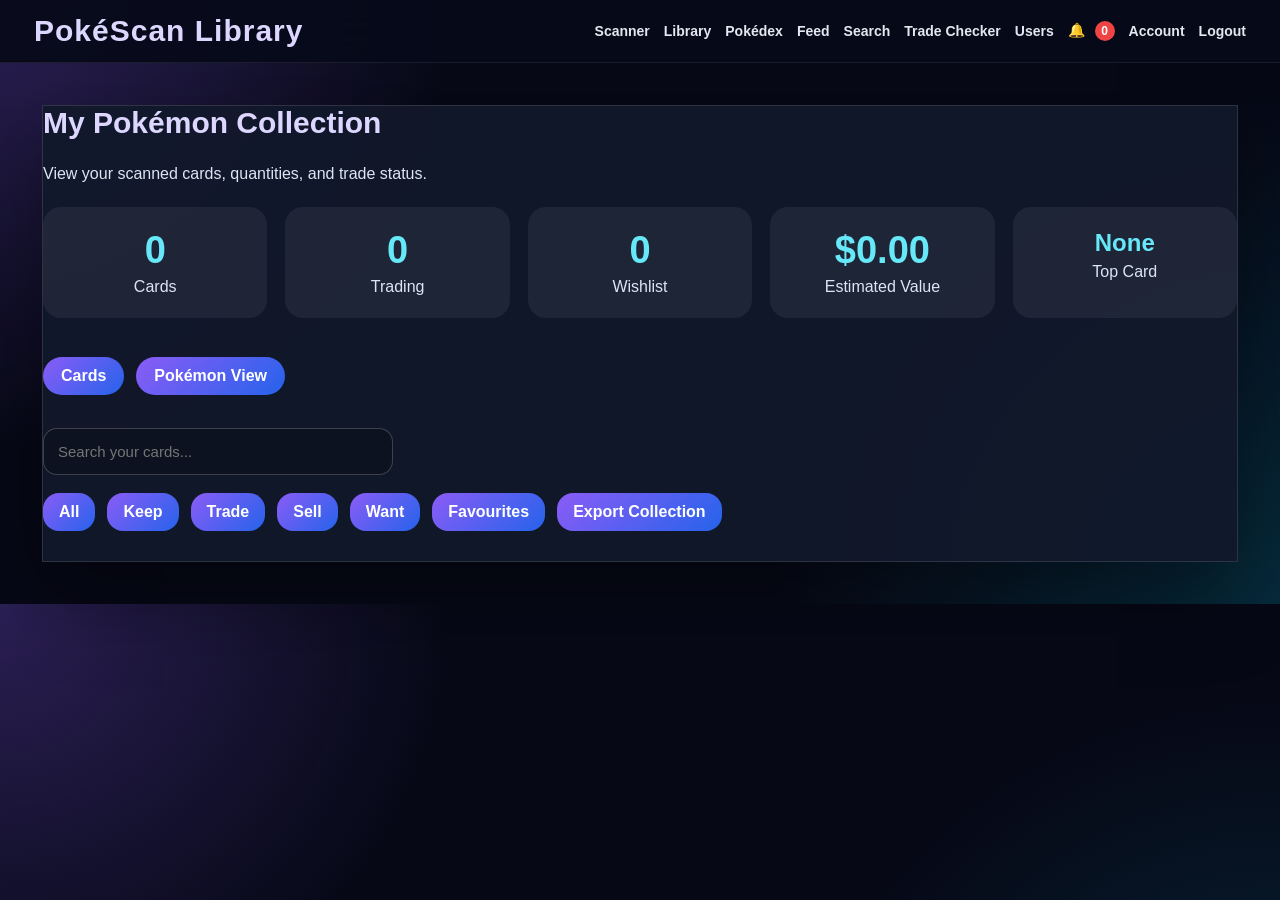
<file: templates/library.html>
<!DOCTYPE html>
<html>
<head>
    <title>PokéScan Library</title>
    <link rel="stylesheet" href="/static/css/style.css">
</head>
<body>

<nav class="top-nav">
    <div class="logo-area">
        <strong>PokéScan Library</strong>
    </div>

    <div class="nav-right">
        <a href="/">Scanner</a>
        <a href="/library">Library</a>
        <a href="/pokedex">Pokédex</a>
        <a href="/trades">Feed</a>
        <a href="/search">Search</a>
        <a href="/trade-checker">Trade Checker</a>
        <a href="/users">Users</a>
        <a href="/notifications">
            🔔
            <span id="nav-notification-count" class="notification-badge">0</span>
        </a>
        <a href="/account">Account</a>
        <a href="/logout">Logout</a>
    </div>
</nav>

<main class="profile-page">
    <section class="profile-card">
        <h1>My Pokémon Collection</h1>
        <p>View your scanned cards, quantities, and trade status.</p>

        <div class="collection-stats">
    <div class="stat-box">
        <h2 id="total-cards">0</h2>
        <p>Cards</p>
    </div>

    <div class="stat-box">
        <h2 id="trade-count">0</h2>
        <p>Trading</p>
    </div>

    <div class="stat-box">
        <h2 id="wishlist-count">0</h2>
        <p>Wishlist</p>
    </div>

    <div class="stat-box">
        <h2 id="collection-value">$0</h2>
        <p>Estimated Value</p>
    </div>

    <div class="stat-box">
            <h2 id="top-card">None</h2>
            <p>Top Card</p>
        </div>
    </div>

        <div class="library-tabs">
            <button onclick="showCardsView()">Cards</button>
            <button onclick="showPokemonView()">Pokémon View</button>
        </div>

        <input id="search-bar" placeholder="Search your cards..." onkeyup="showLibrary()">

        <div class="filter-buttons">
            <button onclick="setFilter('All')">All</button>
            <button onclick="setFilter('Keep')">Keep</button>
            <button onclick="setFilter('Trade')">Trade</button>
            <button onclick="setFilter('Sell')">Sell</button>
            <button onclick="setFilter('Want')">Want</button>
            <button onclick="setFilter('Favourite')">Favourites</button>    
         
            <button onclick="exportCollection()">
                Export Collection
            </button>
        
        
        </div>

        <div id="profile-library" class="pokemon-grid"></div>

        <div id="pokemon-view" class="pokemon-grid hidden"></div>
    </section>
</main>

<script>
function getRarityText(name) {

    const legendaryTier = [
        "Ho-Oh"
    ];

    const rareTier = [
        "Garbodor",
        "Donphan",
        "Avalugg",
        "Ninetales",
        "Ninetails"
    ];

    const uncommonTier = [
        "Meowstic",
        "Quilladin",
        "Delibird"
    ];

    if (legendaryTier.includes(name)) {
        return "Legendary Tier";
    }

    if (rareTier.includes(name)) {
        return "Rare Tier";
    }

    if (uncommonTier.includes(name)) {
        return "Uncommon Tier";
    }

    return "Basic Tier";
}

function getRarityClass(name) {
    return getRarityText(name).toLowerCase();
}
let currentFilter = "All";

function setFilter(status) {
    currentFilter = status;
    showLibrary();
}

function getEstimatedValue(name) {
    const values = {
        "Ho-Oh": 12.00,
        "Ninetales": 5.00,
        "Ninetails": 5.00,
        "Garbodor": 4.00,
        "Donphan": 3.50,
        "Avalugg": 3.00,
        "Meowstic": 2.50,
        "Quilladin": 2.00,
        "Delibird": 1.80,
        "Vulpix": 1.50,
        "Froakie": 1.50,
        "Mareep": 1.20,
        "Phantump": 1.00,
        "Pumpkaboo": 1.00,
        "Pumkaboo": 1.00,
        "Stunky": 0.80,
        "Zubat": 0.80,
        "Litleo": 0.80,
        "Bergmite": 0.70,
        "Baltoy": 0.70,
        "Philippe": 0.50
    };

    return values[name] || 1.00;
}

function showLibrary() {
    const collection = JSON.parse(localStorage.getItem("collection")) || {};
    const cards = Object.values(collection).sort((a, b) =>
        a.name.localeCompare(b.name)
    );
    const library = document.getElementById("profile-library");
    const search = document.getElementById("search-bar").value.toLowerCase();

    library.innerHTML = "";

    document.getElementById("total-cards").innerText = cards.length;
    document.getElementById("trade-count").innerText = cards.filter(card => card.status === "Trade").length;
    document.getElementById("wishlist-count").innerText = cards.filter(card => card.status === "Want").length;

    let totalValue = 0;
    let topCardName = "None";
    let topCardValue = 0;

    cards.forEach(card => {
        const value = getEstimatedValue(card.name) * Number(card.quantity || 1);
        totalValue += value;

        if (value > topCardValue) {
            topCardValue = value;
            topCardName = card.name;
        }
    });

    document.getElementById("collection-value").innerText = `$${totalValue.toFixed(2)}`;
    document.getElementById("top-card").innerText = topCardName;

    cards.forEach(card => {
        const matchesSearch = card.name.toLowerCase().includes(search);
        const matchesFilter =
            currentFilter === "All" ||
            (currentFilter === "Favourite" && card.favourite) ||
            (card.status || "Keep") === currentFilter;

        if (!matchesSearch || !matchesFilter) return;

        const item = document.createElement("div");
        item.className = "pokemon-tile";

        item.innerHTML = `
            <div class="card-link">
                <a href="/card/${card.name}">
                    <img
                        src="/static/card_images/${card.name}.png"
                        onerror="this.style.display='none'"
                    >
                </a>
                <div class="pokemon-info">
                    <h2>${card.name}</h2>
                    <p>x${card.quantity}</p>
                    <div class="library-actions">
                        <button onclick="removeOneCard('${card.id}')">-1</button>
                        <button onclick="deleteCard('${card.id}')">Delete</button>
                    </div>

                    <span class="status-badge">${card.status || "Keep"}</span>
                    <button class="fav-btn" onclick="toggleFavourite(event, '${card.id}')">
                        ${card.favourite ? "★ Favourite" : "☆ Favourite"}
                    </button>
                    <span class="rarity-badge rarity-${getRarityClass(card.name)}">
                    ${getRarityText(card.name)}
                </span>    
                    </div>
            </div>
        `;

        library.appendChild(item);
    });
}

function removeOneCard(cardId) {
    const collection =
        JSON.parse(localStorage.getItem("collection")) || {};

    if (!collection[cardId]) return;

    collection[cardId].quantity--;

    if (collection[cardId].quantity <= 0) {
        delete collection[cardId];
    }

    localStorage.setItem(
        "collection",
        JSON.stringify(collection)
    );

    showLibrary();
}

function deleteCard(cardId) {
    const collection =
        JSON.parse(localStorage.getItem("collection")) || {};

    const confirmed =
        confirm("Delete this card from your library?");

    if (!confirmed) return;

    delete collection[cardId];

    localStorage.setItem(
        "collection",
        JSON.stringify(collection)
    );

    showLibrary();
}

function exportCollection() {
    const collection =
        JSON.parse(localStorage.getItem("collection")) || {};

    const cards = Object.values(collection);

    if (cards.length === 0) {
        alert("No cards to export.");
        return;
    }

    let csv =
        "Name,Quantity,Status,Favourite,Date\n";

    cards.forEach(card => {
        csv +=
            `${card.name},${card.quantity},${card.status || "Keep"},${card.favourite ? "Yes" : "No"},${card.date || ""}\n`;
    });

    const blob = new Blob(
        [csv],
        { type: "text/csv" }
    );

    const link = document.createElement("a");

    link.href =
        URL.createObjectURL(blob);

    link.download =
        "pokescan_collection.csv";

    link.click();
}


function toggleFavourite(event, cardId) {
    event.preventDefault();
    event.stopPropagation();

    const collection = JSON.parse(localStorage.getItem("collection")) || {};

    if (collection[cardId]) {
        collection[cardId].favourite = !collection[cardId].favourite;
        localStorage.setItem("collection", JSON.stringify(collection));
        showLibrary();
    }
}

function removeOneCard(cardId) {

    const collection =
        JSON.parse(localStorage.getItem("collection")) || {};

    if (!collection[cardId]) return;

    collection[cardId].quantity--;

    if (collection[cardId].quantity <= 0) {
        delete collection[cardId];
    }

    localStorage.setItem(
        "collection",
        JSON.stringify(collection)
    );

    showLibrary();
}

function deleteCard(cardId) {

    const collection =
        JSON.parse(localStorage.getItem("collection")) || {};

    delete collection[cardId];

    localStorage.setItem(
        "collection",
        JSON.stringify(collection)
    );

    showLibrary();
}

function showCardsView() {
    document.getElementById("profile-library").classList.remove("hidden");
    document.getElementById("pokemon-view").classList.add("hidden");
}

function showPokemonView() {
    document.getElementById("profile-library").classList.add("hidden");
    document.getElementById("pokemon-view").classList.remove("hidden");

    renderPokemonView();
}

function renderPokemonView() {
    const sprites = {
        "Ho-Oh": "250",
        "Vulpix": "37",
        "Ninetales": "38",
        "Ninetails": "38",
        "Meowstic": "678",
        "Quilladin": "651",
        "Delibird": "225",
        "Froakie": "656",
        "Mareep": "179",
        "Phantump": "708",
        "Pumpkaboo": "710",
        "Pumkaboo": "710",
        "Stunky": "434",
        "Zubat": "41",
        "Litleo": "667",
        "Bergmite": "712",
        "Baltoy": "343",
        "Donphan": "232",
        "Avalugg": "713",
        "Garbodor": "569"
    };

    const knownVariants = {
        "Ho-Oh": 37,
        "Vulpix": 52,
        "Ninetales": 34,
        "Ninetails": 34,
        "Meowstic": 18,
        "Quilladin": 12,
        "Delibird": 22,
        "Froakie": 48,
        "Mareep": 41,
        "Phantump": 19,
        "Pumpkaboo": 20,
        "Pumkaboo": 20,
        "Stunky": 16,
        "Zubat": 80,
        "Litleo": 18,
        "Bergmite": 12,
        "Baltoy": 25,
        "Donphan": 35,
        "Avalugg": 14,
        "Garbodor": 34
    };

    const collection = JSON.parse(localStorage.getItem("collection")) || {};
    const container = document.getElementById("pokemon-view");

    container.innerHTML = "";

    Object.values(collection).forEach(card => {
        const pokeId = sprites[card.name];

        if (!pokeId) return;

        const tile = document.createElement("div");
        tile.className = "pokemon-sprite-tile";

        tile.innerHTML = `
            <a href="/card/${card.name}">
                <img
                    src="https://raw.githubusercontent.com/PokeAPI/sprites/master/sprites/pokemon/versions/generation-v/black-white/animated/${pokeId}.gif"
                    onerror="
                        this.src='https://raw.githubusercontent.com/PokeAPI/sprites/master/sprites/pokemon/other/official-artwork/${pokeId}.png'
                    "
                >

                <h3>${card.name}</h3>

                <span class="pokemon-owned-badge">
                    Collected
                </span>

                <p><strong>You own:</strong> ${card.quantity} card(s)</p>

                <p><strong>Known card variants:</strong> ${knownVariants[card.name] || "Unknown"}</p>

                <p class="pokemon-view-note">
                    Click to view Pokémon showcase
                </p>
            </a>
        `;

        container.appendChild(tile);
    });
}

window.addEventListener("load", showLibrary);
</script>

</body>
</html>
</file>
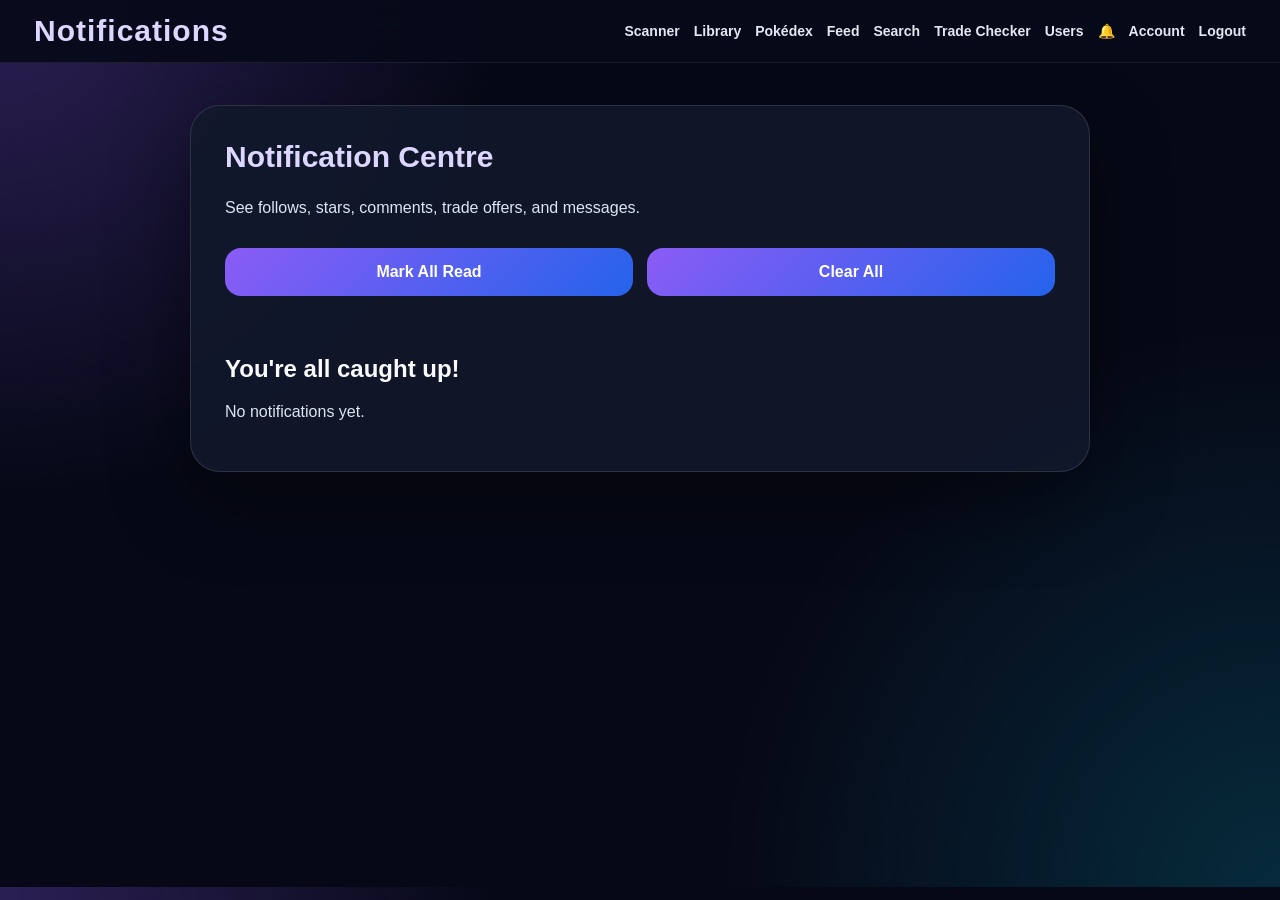
<file: templates/notifications.html>
<!DOCTYPE html>
<html>
<head>
    <title>Notifications</title>
    <link rel="stylesheet" href="/static/css/style.css">
</head>
<body>

<nav class="top-nav">
    <div class="logo-area">
        <strong>Notifications</strong>
    </div>

    <div class="nav-right">
        <a href="/">Scanner</a>
        <a href="/library">Library</a>
        <a href="/pokedex">Pokédex</a>
        <a href="/trades">Feed</a>
        <a href="/search">Search</a>
        <a href="/trade-checker">Trade Checker</a>
        <a href="/users">Users</a>
        <a href="/notifications">
            🔔
            <span id="nav-notification-count" class="notification-badge">0</span>
        </a>
        <a href="/account">Account</a>
        <a href="/logout">Logout</a>
    </div>
</nav>

<main class="notification-page">
    <section class="notification-card">

        <h1>Notification Centre</h1>
        <p>See follows, stars, comments, trade offers, and messages.</p>

        <div class="notification-actions">
            <button onclick="markAllRead()">Mark All Read</button>
            <button onclick="clearNotifications()">Clear All</button>
        </div>

        <div id="notification-list" class="notification-list"></div>

    </section>
</main>

<script>
const currentUser = "{{ username }}";

function getNotifications() {
    return JSON.parse(localStorage.getItem("notifications")) || [];
}

function saveNotifications(notifications) {
    localStorage.setItem("notifications", JSON.stringify(notifications));
}

function getIcon(title) {
    const lower = title.toLowerCase();

    if (lower.includes("follow")) return "👤";
    if (lower.includes("star")) return "⭐";
    if (lower.includes("comment")) return "💬";
    if (lower.includes("offer") || lower.includes("trade")) return "🤝";
    if (lower.includes("message")) return "📩";

    return "🔔";
}

function loadNotifications() {
    const notifications = getNotifications();
    const list = document.getElementById("notification-list");

    const myNotifications = notifications
        .filter(note => note.to === currentUser)
        .reverse();

    list.innerHTML = "";

    updateNotificationBadge();

    if (myNotifications.length === 0) {
        list.innerHTML = `
            <div class="empty-notification">
                <h2>You're all caught up!</h2>
                <p>No notifications yet.</p>
            </div>
        `;
        return;
    }

    myNotifications.forEach(note => {
        const item = document.createElement("div");
        item.className = note.read
            ? "notification-item read"
            : "notification-item unread";

        item.innerHTML = `
            <div class="notification-icon">
                ${getIcon(note.title)}
            </div>

            <div class="notification-content">
                <h3>${note.title}</h3>
                <p>${note.message}</p>
                <small>${note.date}</small>
            </div>
        `;

        list.appendChild(item);
    });
}

function markAllRead() {
    const notifications = getNotifications();

    notifications.forEach(note => {
        if (note.to === currentUser) {
            note.read = true;
        }
    });

    saveNotifications(notifications);
    loadNotifications();
}

function clearNotifications() {
    const notifications = getNotifications()
        .filter(note => note.to !== currentUser);

    saveNotifications(notifications);
    loadNotifications();
}

function updateNotificationBadge() {
    const notifications = getNotifications();

    const unreadCount = notifications.filter(note =>
        note.to === currentUser && !note.read
    ).length;

    const badge = document.getElementById("nav-notification-count");

    if (!badge) return;

    badge.innerText = unreadCount;
    badge.style.display = unreadCount === 0 ? "none" : "inline-flex";
}

window.addEventListener("load", loadNotifications);
</script>

</body>
</html>
</file>
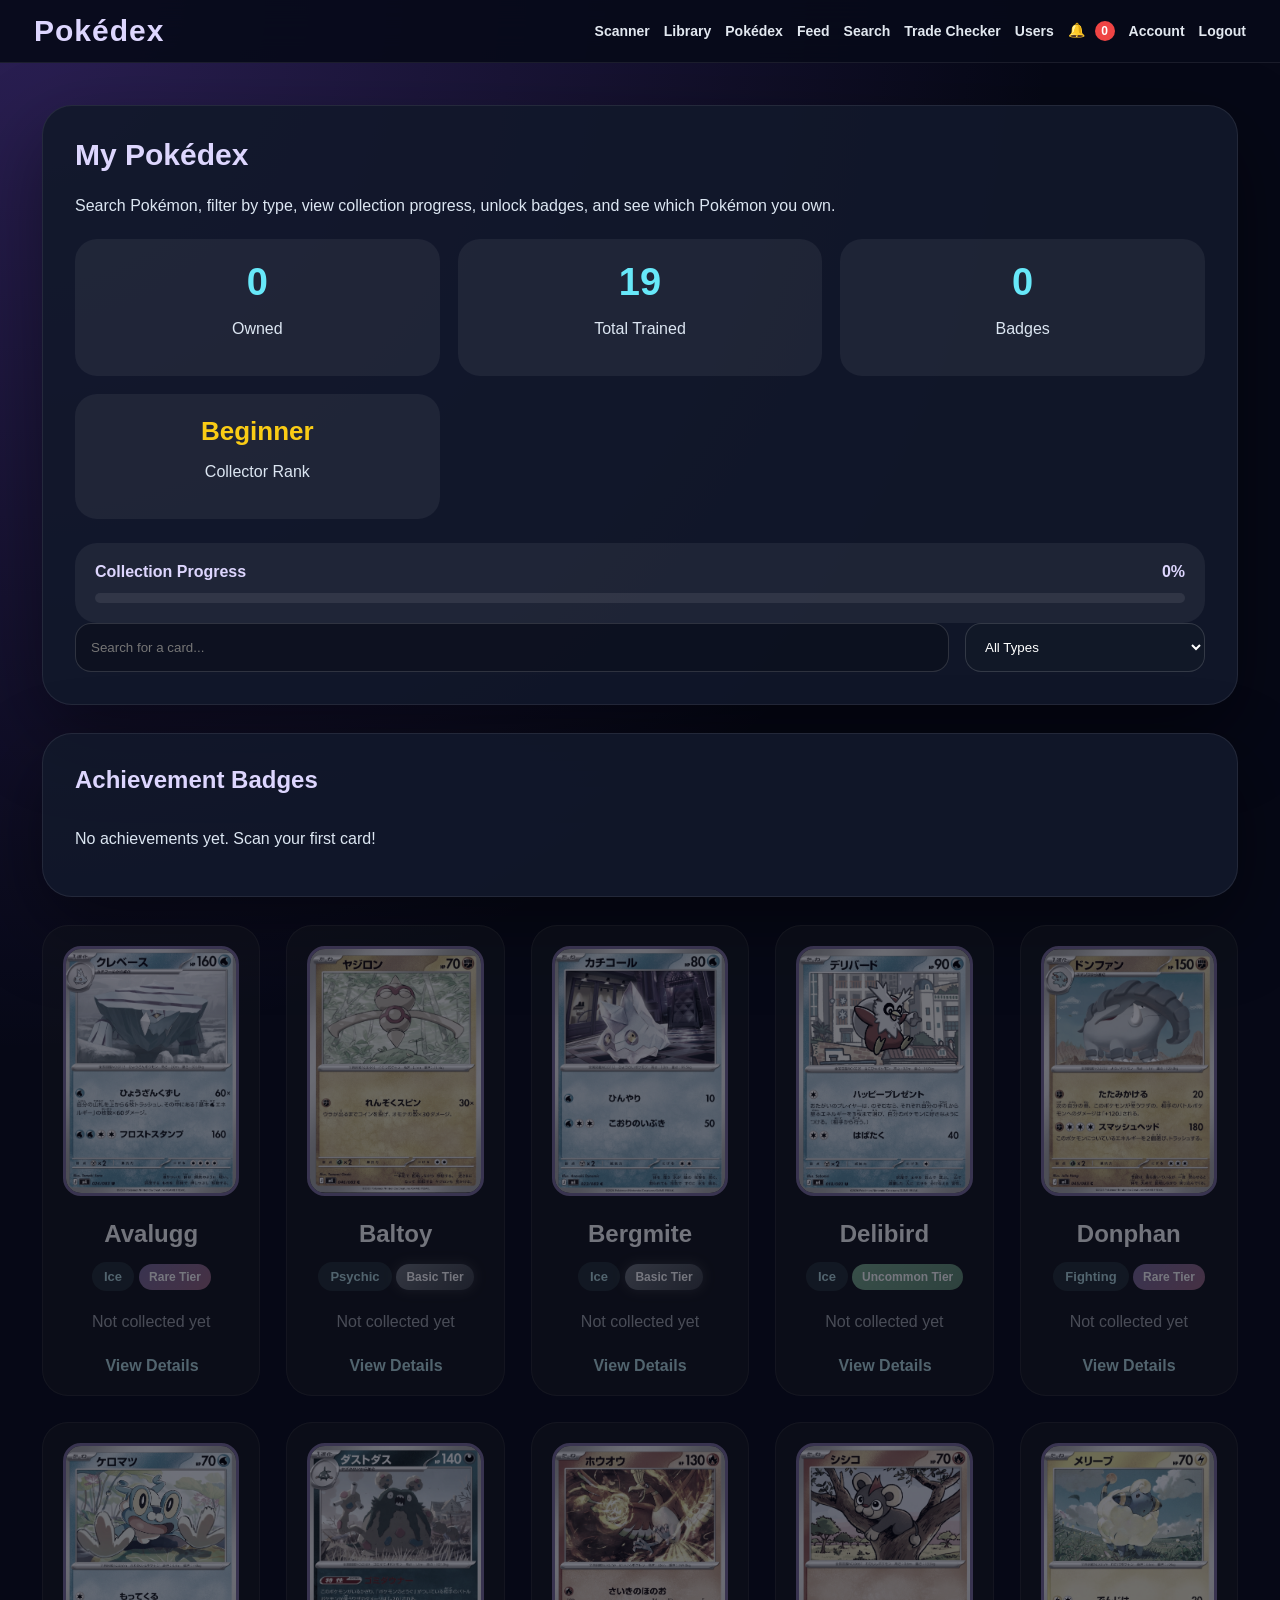
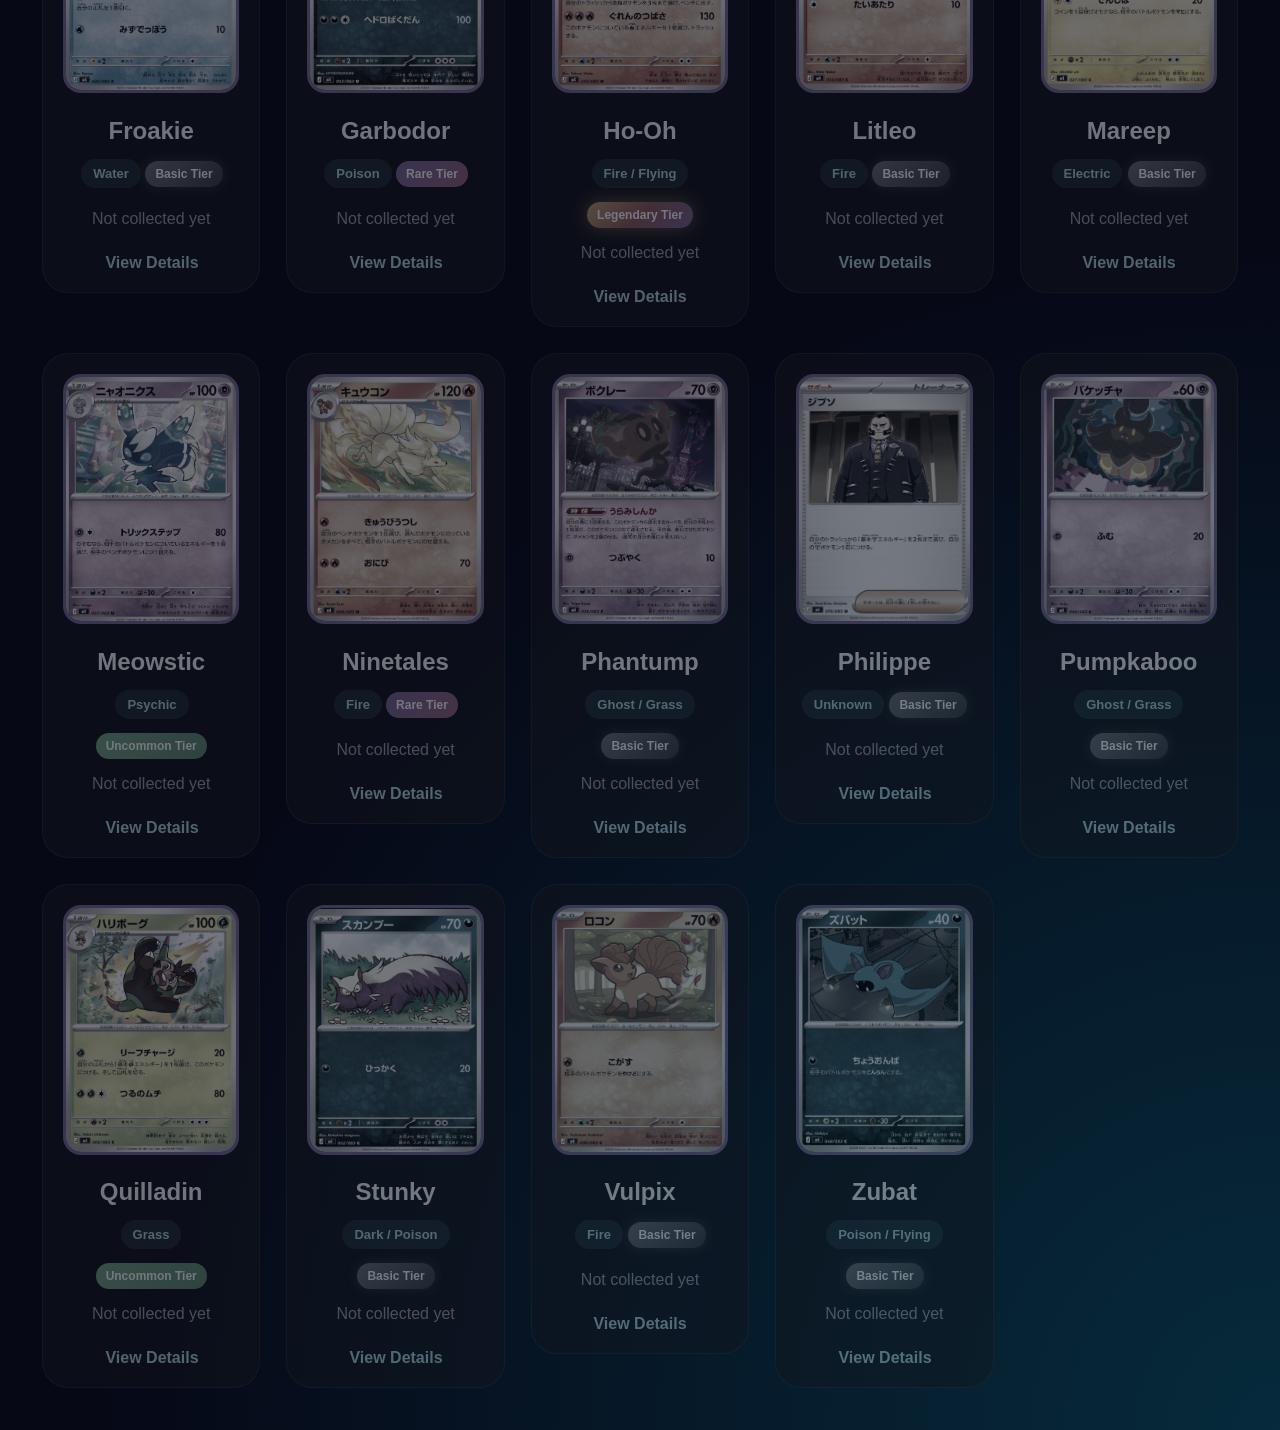
<file: templates/pokedex.html>
<!DOCTYPE html>
<html>
<head>
    <title>Pokédex</title>
    <link rel="stylesheet" href="/static/css/style.css">
</head>
<body>

<nav class="top-nav">
    <div class="logo-area">
        <strong>Pokédex</strong>
    </div>

    <div class="nav-right">
        <a href="/">Scanner</a>
        <a href="/library">Library</a>
        <a href="/pokedex">Pokédex</a>
        <a href="/trades">Feed</a>
        <a href="/search">Search</a>
        <a href="/trade-checker">Trade Checker</a>
        <a href="/users">Users</a>
        <a href="/notifications">
            🔔
            <span id="nav-notification-count" class="notification-badge">0</span>
        </a>
        <a href="/account">Account</a>
        <a href="/logout">Logout</a>
    </div>
</nav>

<main class="pokedex-page">

    <section class="pokedex-header-card">
        <h1>My Pokédex</h1>
        <p>Search Pokémon, filter by type, view collection progress, unlock badges, and see which Pokémon you own.</p>

        <div class="pokedex-stats">
            <div>
                <h2 id="owned-count">0</h2>
                <p>Owned</p>
            </div>

            <div>
             <h2 id="total-count">19</h2>
                <p>Total Trained</p>
            </div>

            <div>
                <h2 id="achievement-count">0</h2>
                <p>Badges</p>
            </div>

            <div>
                <h2 id="collector-rank">Beginner</h2>
                <p>Collector Rank</p>
            </div>
        </div>

        <div class="progress-section">
            <div class="progress-header">
                <span>Collection Progress</span>
                <span id="progress-percent">0%</span>
            </div>

            <div class="progress-bar">
                <div id="progress-fill"></div>
            </div>
        </div>

        <div class="pokedex-controls">
            <input id="pokedex-search" placeholder="Search for a card..." onkeyup="renderPokedex()">

            <select id="type-filter" onchange="renderPokedex()">
                <option value="All">All Types</option>
                <option value="Fire">Fire</option>
                <option value="Water">Water</option>
                <option value="Grass">Grass</option>
                <option value="Psychic">Psychic</option>
                <option value="Dark">Dark</option>
                <option value="Poison">Poison</option>
                <option value="Ice">Ice</option>
                <option value="Fighting">Fighting</option>
                <option value="Flying">Flying</option>
                <option value="Electric">Electric</option>
                <option value="Ghost">Ghost</option>
            </select>
        </div>
    </section>

    <section class="achievement-section">
        <h2>Achievement Badges</h2>
        <div id="achievement-list" class="achievement-list"></div>
    </section>

    <section>
        <div id="pokedex-grid" class="pokedex-grid"></div>
    </section>

</main>

<div id="toast" class="toast hidden"></div>

<script>
const allPokemon = [
    { name: "Avalugg", type: "Ice", tier: "Rare Tier" },
    { name: "Baltoy", type: "Psychic", tier: "Basic Tier" },
    { name: "Bergmite", type: "Ice", tier: "Basic Tier" },
    { name: "Delibird", type: "Ice", tier: "Uncommon Tier" },
    { name: "Donphan", type: "Fighting", tier: "Rare Tier" },
    { name: "Froakie", type: "Water", tier: "Basic Tier" },
    { name: "Garbodor", type: "Poison", tier: "Rare Tier" },
    { name: "Ho-Oh", type: "Fire / Flying", tier: "Legendary Tier" },
    { name: "Litleo", type: "Fire", tier: "Basic Tier" },
    { name: "Mareep", type: "Electric", tier: "Basic Tier" },
    { name: "Meowstic", type: "Psychic", tier: "Uncommon Tier" },
    { name: "Ninetales", type: "Fire", tier: "Rare Tier" },
    { name: "Phantump", type: "Ghost / Grass", tier: "Basic Tier" },
    { name: "Philippe", type: "Unknown", tier: "Basic Tier" },
    { name: "Pumpkaboo", type: "Ghost / Grass", tier: "Basic Tier" },
    { name: "Quilladin", type: "Grass", tier: "Uncommon Tier" },
    { name: "Stunky", type: "Dark / Poison", tier: "Basic Tier" },
    { name: "Vulpix", type: "Fire", tier: "Basic Tier" },
    { name: "Zubat", type: "Poison / Flying", tier: "Basic Tier" }
];

function getCollection() {
    return JSON.parse(localStorage.getItem("collection")) || {};
}

function renderPokedex() {
    const collection = getCollection();
    const ownedNames = Object.values(collection).map(card => card.name);

    const search = document.getElementById("pokedex-search").value.toLowerCase();
    const typeFilter = document.getElementById("type-filter").value;
    const grid = document.getElementById("pokedex-grid");

    grid.innerHTML = "";

    const filtered = allPokemon.filter(pokemon => {
        return pokemon.name.toLowerCase().includes(search) &&
        (typeFilter === "All" || pokemon.type.includes(typeFilter));
    });

    filtered.forEach(pokemon => {
        const owned = ownedNames.includes(pokemon.name);
        const quantity = owned && collection[pokemon.name] ? collection[pokemon.name].quantity : 0;

        const item = document.createElement("div");
        item.className = owned ? "pokedex-card owned-pokemon" : "pokedex-card locked-pokemon";

        item.innerHTML = `
            <div class="pokedex-card-inner">
                <img src="/static/card_images/${pokemon.name}.png" onerror="this.style.display='none'">

                <h2>${pokemon.name}</h2>

                <span class="type-pill">${pokemon.type}</span>

                <span class="rarity-badge rarity-${getTierClass(pokemon.tier)}">
                    ${pokemon.tier}
                </span>

                ${owned ? `<p class="owned-label">Owned x${quantity}</p>` : `<p class="locked-label">Not collected yet</p>`}

                <a href="/card/${pokemon.name}" class="pokedex-link">View Details</a>
            </div>
        `;

        grid.appendChild(item);
    });

    updateStats();
    renderAchievements();
}

function getTierClass(tier) {
    return tier.toLowerCase().replace(" tier", "");
}

function updateStats() {
    const collection = getCollection();
    const ownedCount = Object.values(collection).length;
    const totalCount = allPokemon.length;
    const percent = Math.round((ownedCount / totalCount) * 100);

    document.getElementById("owned-count").innerText = ownedCount;
    document.getElementById("total-count").innerText = totalCount;
    document.getElementById("progress-percent").innerText = `${percent}%`;
    document.getElementById("progress-fill").style.width = `${percent}%`;

    let rank = "Beginner";

    if (ownedCount >= 5) {
        rank = "Bronze";
    }

    if (ownedCount >= 10) {
        rank = "Silver";
    }

    if (ownedCount >= 15) {
        rank = "Gold";
    }

    if (ownedCount >= totalCount) {
        rank = "Master";
    }

    document.getElementById("collector-rank").innerText = rank;
}

function renderAchievements() {
    const collection = getCollection();
    const cards = Object.values(collection);
    const names = cards.map(card => card.name);

    const badges = [];

    if (cards.length >= 1) badges.push(["First Scan", "Scanned your first card"]);
    if (cards.length >= 5) badges.push(["Bronze Collector", "Collected 5 Pokémon"]);
    if (cards.length >= 10) badges.push(["Silver Collector", "Collected 10 Pokémon"]);
    if (cards.length >= 15) badges.push(["Gold Collector", "Collected 15 Pokémon"]);

    if (names.includes("Ho-Oh")) {
        badges.push(["Legendary Hunter", "Collected Ho-Oh"]);
    }

    if (cards.some(card => card.status === "Trade")) {
        badges.push(["Trader", "Marked a card for trade"]);
    }

    if (cards.some(card => card.favourite)) {
        badges.push(["Favourite Pick", "Favourited a card"]);
    }

    const fireCards = ["Ho-Oh", "Litleo", "Ninetales", "Ninetails", "Vulpix"];
    const iceCards = ["Avalugg", "Bergmite", "Delibird"];
    const poisonCards = ["Garbodor", "Stunky", "Zubat"];
    const ghostGrassCards = ["Phantump", "Pumpkaboo"];

    if (fireCards.every(name => names.includes(name))) {
        badges.push(["Fire Master", "Collected every Fire Pokémon"]);
    }

    if (iceCards.every(name => names.includes(name))) {
        badges.push(["Ice Master", "Collected every Ice Pokémon"]);
    }

    if (poisonCards.every(name => names.includes(name))) {
        badges.push(["Poison Master", "Collected every Poison Pokémon"]);
    }

    if (ghostGrassCards.every(name => names.includes(name))) {
        badges.push(["Ghost Garden", "Collected Ghost/Grass Pokémon"]);
    }

    document.getElementById("achievement-count").innerText = badges.length;

    const list = document.getElementById("achievement-list");
    list.innerHTML = "";

    if (badges.length === 0) {
        list.innerHTML = "<p>No achievements yet. Scan your first card!</p>";
        return;
    }

    badges.forEach(badgeInfo => {
        const badge = document.createElement("div");
        badge.className = "achievement-badge";

        badge.innerHTML = `
            <strong>${badgeInfo[0]}</strong>
            <span>${badgeInfo[1]}</span>
        `;

        list.appendChild(badge);
    });
}

function showToast(message) {
    const toast = document.getElementById("toast");
    toast.innerText = message;
    toast.classList.remove("hidden");

    setTimeout(() => {
        toast.classList.add("hidden");
    }, 2500);
}

window.addEventListener("load", () => {
    renderPokedex();

    if (Object.values(getCollection()).length > 0) {
        showToast("Pokédex loaded with your collection.");
    }
});
</script>

</body>
</html>
</file>
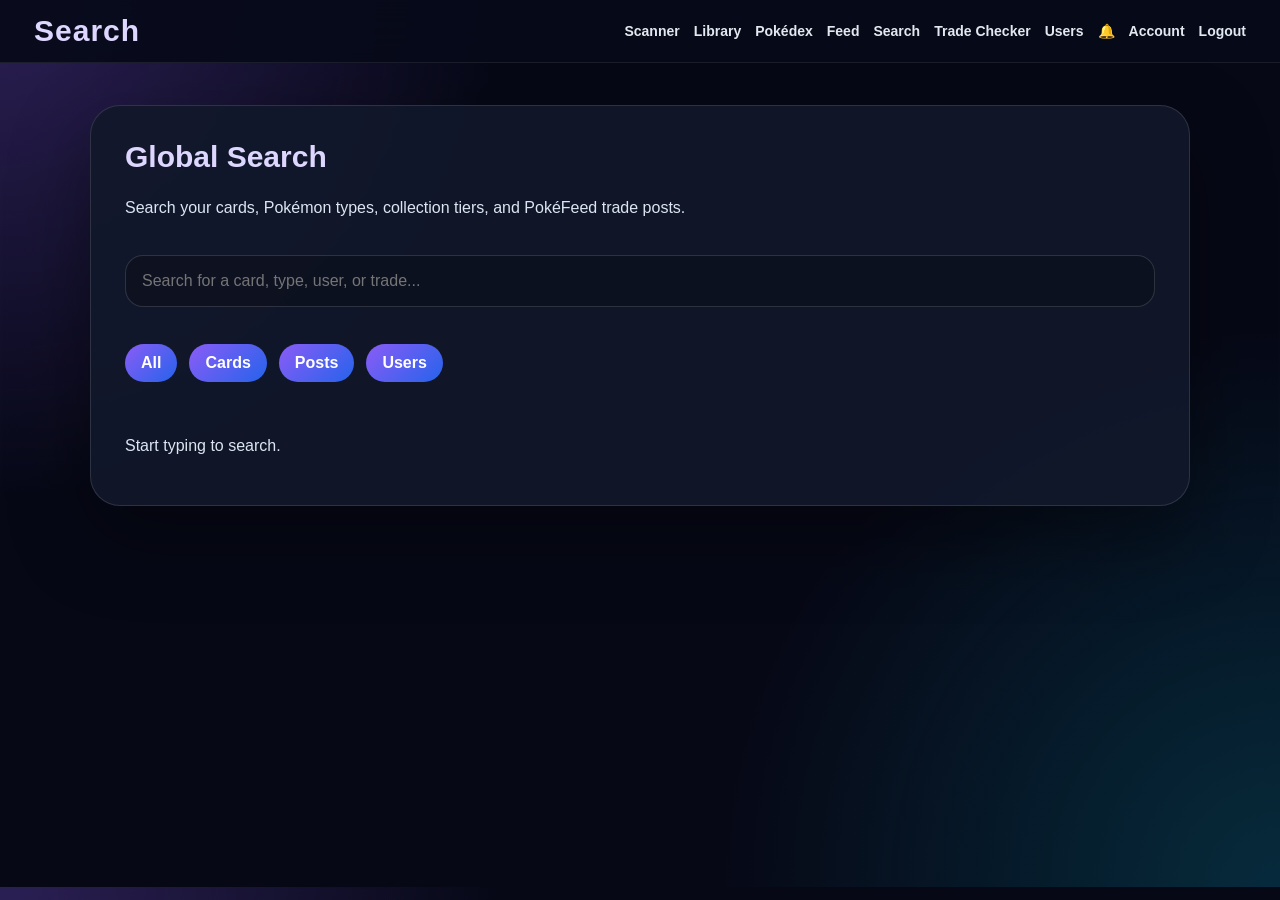
<file: templates/search.html>
<!DOCTYPE html>
<html>
<head>
    <title>Search</title>
    <link rel="stylesheet" href="/static/css/style.css">
</head>
<body>

<nav class="top-nav">
    <div class="logo-area">
        <strong>Search</strong>
    </div>

    <div class="nav-right">
        <a href="/">Scanner</a>
        <a href="/library">Library</a>
        <a href="/pokedex">Pokédex</a>
        <a href="/trades">Feed</a>
        <a href="/search">Search</a>
        <a href="/trade-checker">Trade Checker</a>
        <a href="/users">Users</a>
        <a href="/notifications">
            🔔
            <span id="nav-notification-count" class="notification-badge">0</span>
        </a>
        <a href="/account">Account</a>
        <a href="/logout">Logout</a>
    </div>
</nav>

<main class="search-page">

    <section class="search-card">

        <h1>Global Search</h1>

        <p>
            Search your cards, Pokémon types, collection tiers, and PokéFeed trade posts.
        </p>

        <input
            id="global-search"
            placeholder="Search for a card, type, user, or trade..."
            onkeyup="runGlobalSearch()"
        >

        <div class="search-tabs">
            <button onclick="setSearchMode('All')">All</button>
            <button onclick="setSearchMode('Cards')">Cards</button>
            <button onclick="setSearchMode('Posts')">Posts</button>
            <button onclick="setSearchMode('Users')">Users</button>
        </div>

        <div id="search-results" class="search-results"></div>

    </section>

</main>

<script>
let searchMode = "All";

const pokemonData = [
    { name: "Avalugg", type: "Ice", tier: "Rare Tier" },
    { name: "Baltoy", type: "Psychic", tier: "Basic Tier" },
    { name: "Bergmite", type: "Ice", tier: "Basic Tier" },
    { name: "Delibird", type: "Ice", tier: "Uncommon Tier" },
    { name: "Donphan", type: "Fighting", tier: "Rare Tier" },
    { name: "Froakie", type: "Water", tier: "Basic Tier" },
    { name: "Garbodor", type: "Poison", tier: "Rare Tier" },
    { name: "Ho-Oh", type: "Fire / Flying", tier: "Legendary Tier" },
    { name: "Litleo", type: "Fire", tier: "Basic Tier" },
    { name: "Mareep", type: "Electric", tier: "Basic Tier" },
    { name: "Meowstic", type: "Psychic", tier: "Uncommon Tier" },
    { name: "Ninetales", type: "Fire", tier: "Rare Tier" },
    { name: "Phantump", type: "Ghost / Grass", tier: "Basic Tier" },
    { name: "Philippe", type: "Unknown", tier: "Basic Tier" },
    { name: "Pumpkaboo", type: "Ghost / Grass", tier: "Basic Tier" },
    { name: "Quilladin", type: "Grass", tier: "Uncommon Tier" },
    { name: "Stunky", type: "Dark / Poison", tier: "Basic Tier" },
    { name: "Vulpix", type: "Fire", tier: "Basic Tier" },
    { name: "Zubat", type: "Poison / Flying", tier: "Basic Tier" }
];

function setSearchMode(mode) {
    searchMode = mode;
    runGlobalSearch();
}

function runGlobalSearch() {
    const query = document.getElementById("global-search").value.toLowerCase();
    const results = document.getElementById("search-results");

    const collection = JSON.parse(localStorage.getItem("collection")) || {};
    const posts = JSON.parse(localStorage.getItem("tradePosts")) || [];

    results.innerHTML = "";

    if (!query) {
        results.innerHTML = "<p>Start typing to search.</p>";
        return;
    }

    if (searchMode === "All" || searchMode === "Cards") {
        pokemonData
            .filter(card =>
                card.name.toLowerCase().includes(query) ||
                card.type.toLowerCase().includes(query) ||
                card.tier.toLowerCase().includes(query)
            )
            .forEach(card => {
                const owned = collection[card.name];

                const item = document.createElement("div");
                item.className = "search-result-item";

                item.innerHTML = `
                    <img src="/static/card_images/${card.name}.png" onerror="this.style.display='none'">

                    <div>
                        <h2>${card.name}</h2>
                        <p>${card.type} • ${card.tier}</p>
                        <p>${owned ? "Owned x" + owned.quantity : "Not in collection yet"}</p>
                        <a href="/card/${card.name}">View card</a>
                    </div>
                `;

                results.appendChild(item);
            });
    }

    if (searchMode === "All" || searchMode === "Posts") {
        posts
            .filter(post =>
                post.haveCard.toLowerCase().includes(query) ||
                post.wantCard.toLowerCase().includes(query) ||
                post.user.toLowerCase().includes(query) ||
                post.message.toLowerCase().includes(query)
            )
            .forEach(post => {
                const item = document.createElement("div");
                item.className = "search-result-item";

                item.innerHTML = `
                    <img src="/static/card_images/${post.haveCard}.png" onerror="this.style.display='none'">

                    <div>
                        <h2>@${post.user}</h2>
                        <p>Offering ${post.haveCard} x${post.quantity}</p>
                        <p>Wants ${post.wantCard}</p>
                        <a href="/trades">Open PokéFeed</a>
                    </div>
                `;

                results.appendChild(item);
            });
    }

    if (searchMode === "All" || searchMode === "Users") {
        const users = [...new Set(posts.map(post => post.user))];

        users
            .filter(user => user.toLowerCase().includes(query))
            .forEach(user => {
                const item = document.createElement("div");
                item.className = "search-result-item";

                item.innerHTML = `
                    <div class="search-user-avatar">${user[0].toUpperCase()}</div>

                    <div>
                        <h2>@${user}</h2>
                        <p>Collector profile</p>
                        <a href="/user/${user}">View user</a>
                    </div>
                `;

                results.appendChild(item);
            });
    }

    if (results.innerHTML === "") {
        results.innerHTML = "<p>No results found.</p>";
    }
}

window.addEventListener("load", () => {
    document.getElementById("search-results").innerHTML =
        "<p>Start typing to search.</p>";
});
</script>

<script>
function updateNotificationBadge() {
    const currentUser = "{{ username }}";
    const notifications = JSON.parse(localStorage.getItem("notifications")) || [];
    const count = notifications.filter(note => note.to === currentUser).length;

    const badge = document.getElementById("nav-notification-count");

    if (badge) {
        badge.innerText = count;

        if (count === 0) {
            badge.style.display = "none";
        } else {
            badge.style.display = "inline-flex";
        }
    }
}

window.addEventListener("load", updateNotificationBadge);
</script>

</body>
</html>
</file>
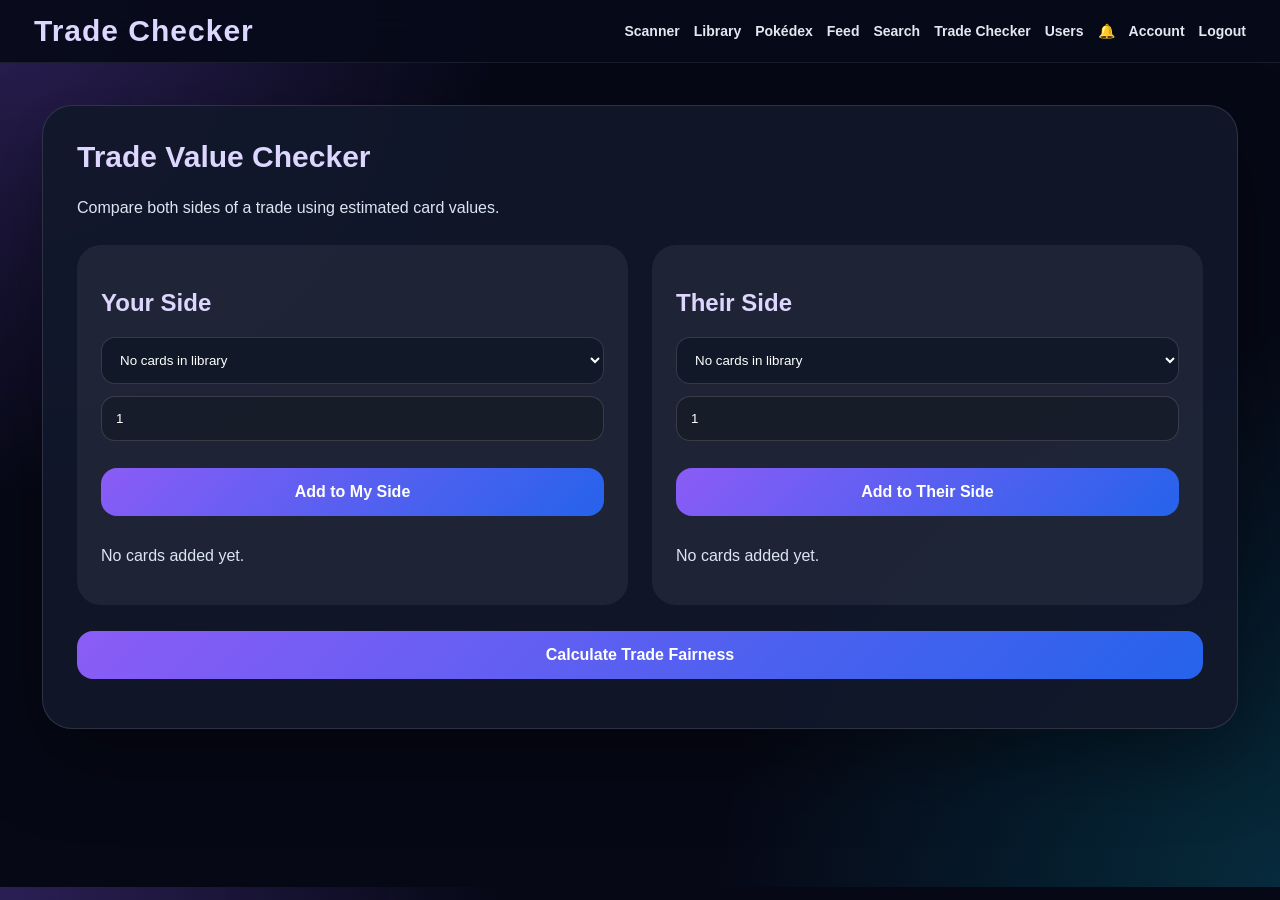
<file: templates/trade_checker.html>
<!DOCTYPE html>
<html>
<head>
    <title>Trade Value Checker</title>
    <link rel="stylesheet" href="/static/css/style.css">
</head>
<body>

<nav class="top-nav">
    <div class="logo-area">
        <strong>Trade Checker</strong>
    </div>

    <div class="nav-right">
        <a href="/">Scanner</a>
        <a href="/library">Library</a>
        <a href="/pokedex">Pokédex</a>
        <a href="/trades">Feed</a>
        <a href="/search">Search</a>
        <a href="/trade-checker">Trade Checker</a>
        <a href="/users">Users</a>
        <a href="/notifications">
            🔔
        <a href="/account">Account</a>
        <a href="/logout">Logout</a>
    </div>
</nav>

<main class="trade-checker-page">
    <section class="trade-checker-card">

        <h1>Trade Value Checker</h1>
        <p>Compare both sides of a trade using estimated card values.</p>

        <div class="trade-checker-grid">

            <div class="trade-side">
                <h2>Your Side</h2>

                <select id="my-card"></select>
                <input id="my-qty" type="number" min="1" value="1">

                <button onclick="addTradeCard('mine')">
                    Add to My Side
                </button>

                <div id="my-side-list"></div>
            </div>

            <div class="trade-side">
                <h2>Their Side</h2>

                <select id="their-card"></select>
                <input id="their-qty" type="number" min="1" value="1">

                <button onclick="addTradeCard('theirs')">
                    Add to Their Side
                </button>

                <div id="their-side-list"></div>
            </div>

        </div>

        <button class="calculate-trade-btn" onclick="calculateTrade()">
            Calculate Trade Fairness
        </button>

        <div id="trade-result" class="trade-result-box hidden"></div>

    </section>
</main>

<script>
const cardValues = {
    "Ho-Oh": 12.00,
    "Ninetales": 5.00,
    "Ninetails": 5.00,
    "Garbodor": 4.00,
    "Donphan": 3.50,
    "Avalugg": 3.00,
    "Meowstic": 2.50,
    "Quilladin": 2.00,
    "Delibird": 1.80,
    "Vulpix": 1.50,
    "Froakie": 1.50,
    "Mareep": 1.20,
    "Phantump": 1.00,
    "Pumpkaboo": 1.00,
    "Pumkaboo": 1.00,
    "Stunky": 0.80,
    "Zubat": 0.80,
    "Litleo": 0.80,
    "Bergmite": 0.70,
    "Baltoy": 0.70,
    "Philippe": 0.50
};

let mySide = [];
let theirSide = [];

function loadCardOptions() {
    const collection = JSON.parse(localStorage.getItem("collection")) || {};
    const cards = Object.values(collection);

    const mySelect = document.getElementById("my-card");
    const theirSelect = document.getElementById("their-card");

    mySelect.innerHTML = "";
    theirSelect.innerHTML = "";

    if (cards.length === 0) {
        mySelect.innerHTML = "<option>No cards in library</option>";
        theirSelect.innerHTML = "<option>No cards in library</option>";
        return;
    }

    cards.forEach(card => {
        const option1 = document.createElement("option");
        option1.value = card.name;
        option1.textContent = `${card.name} x${card.quantity}`;

        const option2 = document.createElement("option");
        option2.value = card.name;
        option2.textContent = card.name;

        mySelect.appendChild(option1);
        theirSelect.appendChild(option2);
    });
}

function addTradeCard(side) {
    const cardSelect =
        side === "mine"
        ? document.getElementById("my-card")
        : document.getElementById("their-card");

    const qtyInput =
        side === "mine"
        ? document.getElementById("my-qty")
        : document.getElementById("their-qty");

    const cardName = cardSelect.value;
    const quantity = Number(qtyInput.value);

    if (!cardName || quantity < 1) {
        return;
    }

    const item = {
        name: cardName,
        quantity: quantity,
        value: cardValues[cardName] || 1.00
    };

    if (side === "mine") {
        mySide.push(item);
    } else {
        theirSide.push(item);
    }

    renderTradeLists();
}

function renderTradeLists() {
    renderSide("my-side-list", mySide);
    renderSide("their-side-list", theirSide);
}

function renderSide(containerId, cards) {
    const container = document.getElementById(containerId);
    container.innerHTML = "";

    if (cards.length === 0) {
        container.innerHTML = "<p>No cards added yet.</p>";
        return;
    }

    cards.forEach((card, index) => {
        const item = document.createElement("div");
        item.className = "trade-check-item";

        item.innerHTML = `
            <img src="/static/card_images/${card.name}.png" onerror="this.style.display='none'">

            <div>
                <strong>${card.name}</strong>
                <p>x${card.quantity} • $${(card.value * card.quantity).toFixed(2)}</p>
            </div>

            <button onclick="removeTradeCard('${containerId}', ${index})">
                Remove
            </button>
        `;

        container.appendChild(item);
    });
}

function removeTradeCard(containerId, index) {
    if (containerId === "my-side-list") {
        mySide.splice(index, 1);
    } else {
        theirSide.splice(index, 1);
    }

    renderTradeLists();
}

function calculateTrade() {
    const myTotal = mySide.reduce((sum, card) => {
        return sum + card.value * card.quantity;
    }, 0);

    const theirTotal = theirSide.reduce((sum, card) => {
        return sum + card.value * card.quantity;
    }, 0);

    const difference = myTotal - theirTotal;

    const result = document.getElementById("trade-result");
    result.classList.remove("hidden");

    let message = "";

    if (Math.abs(difference) <= 1) {
        message = "This trade looks fairly balanced.";
    } else if (difference > 1) {
        message = "You are giving more estimated value.";
    } else {
        message = "You are receiving more estimated value.";
    }

    result.innerHTML = `
        <h2>Trade Result</h2>
        <p><strong>Your Side:</strong> $${myTotal.toFixed(2)}</p>
        <p><strong>Their Side:</strong> $${theirTotal.toFixed(2)}</p>
        <p><strong>Difference:</strong> $${Math.abs(difference).toFixed(2)}</p>
        <h3>${message}</h3>
    `;
}

window.addEventListener("load", () => {
    loadCardOptions();
    renderTradeLists();
});
</script>

</body>
</html>
</file>
<file: static/css/style.css>
* {
    box-sizing: border-box;
}

body {
    margin: 0;
    font-family: Arial, sans-serif;
    background: linear-gradient(135deg, #101820, #1d3557);
    color: white;
}

.app {
    min-height: 100vh;
    display: flex;
    justify-content: center;
    align-items: center;
    padding: 20px;
}

.card {
    width: 100%;
    max-width: 430px;
    background: rgba(255, 255, 255, 0.12);
    border-radius: 24px;
    padding: 24px;
    text-align: center;
    box-shadow: 0 20px 50px rgba(0, 0, 0, 0.35);
}

h1 {
    margin-top: 0;
    font-size: 30px;
}

p {
    color: #dce6f2;
}

button {
    width: 100%;
    padding: 14px;
    border: none;
    border-radius: 14px;
    background: #ffcb05;
    color: #1d3557;
    font-size: 16px;
    font-weight: bold;
    cursor: pointer;
    margin: 15px 0;
}

button:disabled {
    opacity: 0.7;
    cursor: not-allowed;
}

.secondary-btn {
    background: transparent;
    color: white;
    border: 2px solid #ffcb05;
}

#webcam-container {
    display: flex;
    justify-content: center;
    margin-top: 10px;
}

video,
canvas {
    width: 100%;
    max-width: 300px;
    border-radius: 20px;
    border: 4px solid #ffcb05;
}

.result-box {
    margin-top: 20px;
    padding: 16px;
    background: rgba(0, 0, 0, 0.25);
    border-radius: 18px;
}

.result-box h2 {
    margin: 0 0 8px;
}

#best-result {
    font-size: 18px;
    font-weight: bold;
    color: #ffcb05;
}

#confirm-box {
    margin-top: 15px;
    padding: 14px;
    border-radius: 16px;
    background: rgba(255, 255, 255, 0.12);
}

.details-box {
    margin-top: 20px;
    padding: 16px;
    background: rgba(255, 203, 5, 0.15);
    border: 2px solid #ffcb05;
    border-radius: 18px;
    text-align: left;
}

.details-box h2 {
    color: #ffcb05;
    margin-top: 0;
}

.details-box p {
    margin: 8px 0;
}

.prediction-title {
    margin-top: 22px;
    font-size: 20px;
}

#label-container {
    margin-top: 18px;
}

.prediction-row {
    padding: 12px;
    margin-bottom: 10px;
    border-radius: 14px;
    background: rgba(255, 255, 255, 0.12);
    transition: transform 0.2s, background 0.2s;
}

.top-prediction {
    background: rgba(255, 203, 5, 0.22);
    transform: scale(1.02);
    border: 1px solid #ffcb05;
}

.prediction-top {
    display: flex;
    justify-content: space-between;
    margin-bottom: 7px;
}

.prediction-name {
    font-weight: bold;
}

.prediction-percent {
    color: #ffcb05;
}

.bar-bg {
    width: 100%;
    height: 12px;
    background: rgba(255, 255, 255, 0.22);
    border-radius: 999px;
    overflow: hidden;
}

.bar-fill {
    height: 100%;
    background: linear-gradient(90deg, #ffcb05, #ff595e);
    border-radius: 999px;
    transition: width 0.2s;
}

.hidden {
    display: none !important;
}
.collection-item {
    padding: 12px;
    margin-bottom: 10px;
    border-radius: 14px;
    background: rgba(255, 255, 255, 0.12);
    display: flex;
    justify-content: space-between;
    align-items: center;
    gap: 12px;
}

.collection-item div {
    display: flex;
    flex-direction: column;
    text-align: left;
}

.collection-item span {
    color: #dce6f2;
    font-size: 14px;
}

.collection-item span {
    color: #dce6f2;
    font-size: 14px;
}

.details-box a {
    color: #ffcb05;
    font-weight: bold;
}

.layout {
    width: 100%;
    max-width: 1400px;
    display: grid;
    grid-template-columns: 1fr 420px;
    gap: 24px;
    align-items: start;
}

.scanner-panel,
.library-panel {
    width: 100%;
}

.library-panel .card {
    position: sticky;
    top: 20px;
}

.collection-info {
    display: flex;
    flex-direction: column;
    gap: 6px;
}

.collection-info select {
    margin-top: 6px;
    padding: 8px;
    border-radius: 10px;
    border: none;
    background: #ffcb05;
    color: #1d3557;
    font-weight: bold;
}

@media (max-width: 1000px) {
    .layout {
        grid-template-columns: 1fr;
    }
}

.auth-page {
    min-height: 100vh;
    display: flex;
    justify-content: center;
    align-items: center;
    padding: 20px;
}

.auth-card {
    width: 100%;
    max-width: 400px;
    background: rgba(255, 255, 255, 0.12);
    padding: 28px;
    border-radius: 24px;
    text-align: center;
    box-shadow: 0 20px 50px rgba(0, 0, 0, 0.35);
}

.auth-card input {
    width: 100%;
    padding: 14px;
    margin: 10px 0;
    border: none;
    border-radius: 14px;
}

.auth-card a {
    color: #ffcb05;
    font-weight: bold;
}

.error {
    color: #ff595e;
    font-weight: bold;
}

.profile-header {
    display: flex;
    justify-content: space-between;
    align-items: center;
    gap: 24px;
    margin-bottom: 22px;
}

#search-bar {
    width: 280px;
    padding: 14px;
    border-radius: 14px;
    border: 1px solid rgba(255, 255, 255, 0.25);
    background: rgba(0, 0, 0, 0.25);
    color: white;
    font-size: 15px;
}

.filter-buttons {
    display: flex;
    gap: 10px;
    flex-wrap: wrap;
    margin-bottom: 22px;
}

.filter-buttons button {
    width: auto;
    margin: 0;
    padding: 10px 16px;
}

.collection-stats {
    display: grid;
    grid-template-columns: repeat(3, 1fr);
    gap: 14px;
    margin-bottom: 26px;
}

.stat-box {
    background: rgba(255, 255, 255, 0.12);
    border-radius: 18px;
    padding: 18px;
    text-align: center;
}

.stat-box h2 {
    color: #ffcb05;
    margin: 0;
    font-size: 32px;
}

.stat-box p {
    margin: 4px 0 0;
}

.pokemon-grid {
    display: grid;
    grid-template-columns: repeat(auto-fill, minmax(160px, 1fr));
    gap: 22px;
}

.pokemon-tile {
    position: relative;
    background: rgba(255, 255, 255, 0.10);
    border-radius: 20px;
    padding: 16px;
    text-align: center;
    transition: transform 0.2s, box-shadow 0.2s;
    border: 1px solid rgba(255, 203, 5, 0.25);
}

.pokemon-tile:hover {
    transform: translateY(-6px);
    box-shadow: 0 18px 40px rgba(255, 203, 5, 0.18);
}

.pokemon-tile img {
    width: 100%;
    height: 210px;
    object-fit: cover;
    border-radius: 16px;
    border: 3px solid #ffcb05;
    background: rgba(0, 0, 0, 0.3);
}

.pokemon-info h2 {
    margin: 12px 0 4px;
    color: white;
    font-size: 20px;
}

.pokemon-info p {
    margin: 0 0 8px;
    color: #ffcb05;
    font-weight: bold;
}

.status-badge {
    display: inline-block;
    padding: 6px 10px;
    border-radius: 999px;
    background: #ffcb05;
    color: #1d3557;
    font-size: 13px;
    font-weight: bold;
}

@media (max-width: 700px) {
    .profile-header {
        flex-direction: column;
        align-items: stretch;
    }

    #search-bar {
        width: 100%;
    }

    .collection-stats {
        grid-template-columns: 1fr;
    }
}

.logo-area strong {
    color: #ffcb05;
    font-size: 24px;
}

.nav-right {
    display: flex;
    align-items: center;
    gap: 18px;
}

.profile-button {
    display: flex;
    align-items: center;
    gap: 10px;
    padding: 8px 14px;
    border-radius: 999px;
    background: rgba(255,255,255,0.12);
    transition: 0.2s;
}

.profile-button:hover {
    background: rgba(255,203,5,0.18);
}

.profile-pic {
    width: 42px;
    height: 42px;
    border-radius: 50%;
    object-fit: cover;
    border: 2px solid #ffcb05;
}

.account-header {
    display: flex;
    align-items: center;
    gap: 24px;
    margin-bottom: 24px;
}

.big-profile-pic {
    width: 130px;
    height: 130px;
    border-radius: 50%;
    object-fit: cover;
    border: 4px solid #ffcb05;
    background: rgba(0, 0, 0, 0.3);
}

.account-header input {
    margin-top: 10px;
    color: white;
}

.account-header button {
    margin-top: 10px;
}

.profile-card hr {
    border: none;
    height: 1px;
    background: rgba(255, 255, 255, 0.2);
    margin: 24px 0;
}

@media (max-width: 700px) {
    .account-header {
        flex-direction: column;
        text-align: center;
    }
}

.pokemon-grid {
    display: grid;
    grid-template-columns: repeat(auto-fill, minmax(160px, 1fr));
    gap: 22px;
}

.pokemon-tile {
    background: rgba(255, 255, 255, 0.12);
    border-radius: 20px;
    padding: 16px;
    text-align: center;
}

.pokemon-tile img {
    width: 100%;
    max-width: 160px;
    height: 220px;
    object-fit: cover;
    border-radius: 14px;
    border: 3px solid #ffcb05;
}

.profile-card {
    overflow: hidden;
}

.account-header {
    display: flex;
    justify-content: space-between;
    align-items: center;
    gap: 30px;
    margin-bottom: 30px;
}

.account-header-text {
    flex: 1;
}

.big-profile-pic {
    width: 170px;
    height: 170px;
    border-radius: 50%;
    object-fit: cover;
    border: 5px solid #ffcb05;
}

.pokemon-grid {
    display: grid;
    grid-template-columns: repeat(auto-fill, minmax(180px, 1fr));
    gap: 24px;
    margin-top: 30px;
}

.pokemon-tile {
    background: rgba(255,255,255,0.10);
    border-radius: 20px;
    padding: 18px;
    text-align: center;
    border: 1px solid rgba(255,203,5,0.25);
}

.pokemon-tile img {
    width: 100%;
    height: 240px;
    object-fit: cover;
    border-radius: 16px;
    border: 3px solid #ffcb05;
    margin-bottom: 12px;
}

.pokemon-info h2 {
    color: white;
    margin-bottom: 6px;
}

.pokemon-info p {
    color: #ffcb05;
    font-weight: bold;
    margin-bottom: 10px;
}

.status-badge {
    display: inline-block;
    background: #ffcb05;
    color: #1d3557;
    padding: 6px 12px;
    border-radius: 999px;
    font-size: 13px;
    font-weight: bold;
}

#search-bar {
    width: 100%;
    max-width: 350px;
    padding: 14px;
    border-radius: 14px;
    border: 1px solid rgba(255,255,255,0.2);
    background: rgba(0,0,0,0.2);
    color: white;
    margin-bottom: 18px;
}

.filter-buttons {
    display: flex;
    gap: 12px;
    flex-wrap: wrap;
    margin-bottom: 20px;
}

.collection-stats {
    display: grid;
    grid-template-columns: repeat(3, 1fr);
    gap: 18px;
    margin: 24px 0;
}

.stat-box {
    background: rgba(255,255,255,0.10);
    border-radius: 18px;
    padding: 22px;
    text-align: center;
}

.stat-box h2 {
    color: #ffcb05;
    font-size: 38px;
    margin-bottom: 6px;
}

@media (max-width: 800px) {

    .account-header {
        flex-direction: column-reverse;
        text-align: center;
    }

    .collection-stats {
        grid-template-columns: 1fr;
    }

}

.card-link {
    color: inherit;
    text-decoration: none;
}

.card-detail-layout {
    display: grid;
    grid-template-columns: 320px 1fr;
    gap: 30px;
    align-items: center;
}

.detail-card-image {
    width: 100%;
    border-radius: 22px;
    border: 4px solid #ffcb05;
}

.detail-info-box h1 {
    color: #ffcb05;
}

.detail-info-box p {
    font-size: 18px;
}

.detail-link {
    display: inline-block;
    margin-top: 16px;
    color: #ffcb05;
    font-weight: bold;
}

@media (max-width: 800px) {
    .card-detail-layout {
        grid-template-columns: 1fr;
    }
}

.detail-status-box {
    margin-top: 24px;
    padding: 18px;
    border-radius: 18px;
    background: rgba(255, 255, 255, 0.1);
}

.detail-status-box h2 {
    color: #ffcb05;
}

.detail-status-box select {
    width: 100%;
    padding: 12px;
    border-radius: 12px;
    border: none;
    background: #ffcb05;
    color: #1d3557;
    font-weight: bold;
}

.related-section {
    margin-top: 40px;
}

.related-section h2 {
    color: #ffcb05;
    margin-bottom: 18px;
}

.related-grid {
    display: grid;
    grid-template-columns: repeat(auto-fill, minmax(140px, 1fr));
    gap: 18px;
}

.related-card {
    background: rgba(255,255,255,0.08);
    border-radius: 18px;
    padding: 14px;
    text-align: center;
    text-decoration: none;
    color: white;
    transition: 0.2s;
}

.related-card:hover {
    transform: translateY(-4px);
    background: rgba(255,203,5,0.12);
}

.related-card img {
    width: 100%;
    height: 180px;
    object-fit: cover;
    border-radius: 12px;
    border: 2px solid #ffcb05;
    margin-bottom: 10px;
}

.scanner-layout {
    display: grid;
    grid-template-columns: 1.1fr 0.9fr;
    gap: 34px;
    align-items: start;
    margin-top: 30px;
}

.scanner-left,
.scanner-right {
    background: rgba(255,255,255,0.05);
    border-radius: 26px;
    padding: 26px;
    border: 1px solid rgba(255,255,255,0.08);
    backdrop-filter: blur(14px);
}

#webcam-container {
    display: flex;
    justify-content: center;
    margin-top: 24px;
}

#webcam-container canvas {
    width: 100%;
    max-width: 520px;
    border-radius: 24px;
    border: 3px solid rgba(124,58,237,0.55);
    box-shadow: 0 0 35px rgba(124,58,237,0.25);
}

.result-box,
.details-box {
    background: rgba(255,255,255,0.04);
    border-radius: 22px;
    padding: 22px;
    margin-bottom: 22px;
}

#label-container {
    display: flex;
    flex-direction: column;
    gap: 12px;
}

#label-container div {
    background: rgba(255,255,255,0.06);
    padding: 12px 14px;
    border-radius: 14px;
    font-weight: 500;
}

#start-btn,
#next-card-btn {
    width: 100%;
}

@media (max-width: 1000px) {

    .scanner-layout {
        grid-template-columns: 1fr;
    }

}

body {
    background:
        radial-gradient(circle at top left, rgba(124, 58, 237, 0.28), transparent 32%),
        radial-gradient(circle at bottom right, rgba(14, 165, 233, 0.22), transparent 35%),
        #070b18;
}

.top-nav {
    width: 100%;
    padding: 18px 42px;
    background: rgba(8, 12, 28, 0.88);
    backdrop-filter: blur(18px);
    border-bottom: 1px solid rgba(255,255,255,0.08);
    display: flex;
    justify-content: space-between;
    align-items: center;
}

.logo-area strong {
    font-size: 30px;
    color: #c4b5fd;
    letter-spacing: 1px;
}

.nav-right {
    display: flex;
    gap: 24px;
}

.nav-right a {
    color: #e5e7eb;
    text-decoration: none;
    font-weight: bold;
}

.nav-right a:hover {
    color: #c4b5fd;
}

.scanner-page {
    min-height: calc(100vh - 76px);
    padding: 36px;
}

.scanner-hero {
    width: 100%;
    max-width: 1500px;
    margin: auto;
    display: grid;
    grid-template-columns: 1.15fr 0.85fr;
    gap: 34px;
}

.scanner-left-big,
.scanner-right-big {
    display: flex;
    flex-direction: column;
    gap: 24px;
    background: rgba(18, 22, 41, 0.86);
    border: 1px solid rgba(255,255,255,0.08);
    border-radius: 30px;
    padding: 34px;
    box-shadow: 0 25px 70px rgba(0,0,0,0.35);
}

.scanner-left-big h1 {
    font-size: 42px;
    margin-top: 0;
}

.scanner-left-big p {
    font-size: 18px;
}

#start-btn,
#next-card-btn,
button {
    background: linear-gradient(135deg, #7c3aed, #2563eb);
    color: white;
    border: none;
    border-radius: 16px;
    padding: 15px 18px;
    font-weight: bold;
}

#webcam-container {
    margin-top: 28px;
    display: flex;
    justify-content: center;
}

#webcam-container video,
#webcam-container canvas {
    width: 100%;
    max-width: 680px;
    height: auto;
    border-radius: 28px;
    border: 4px solid rgba(124,58,237,0.7);
    box-shadow: 0 0 45px rgba(124,58,237,0.35);
}

.result-box {
    background: rgba(255,255,255,0.06);
    border-radius: 24px;
    padding: 24px;
    margin-bottom: 24px;
}

#best-result {
    color: #c4b5fd;
    font-size: 20px;
    font-weight: bold;
}

.card-preview {
    width: 100%;
    display: grid;
    grid-template-columns: 190px 1fr;
    gap: 22px;
    align-items: center;
    background: rgba(255,255,255,0.07);
    border-radius: 26px;
    padding: 24px;
    border: 1px solid rgba(196,181,253,0.25);
    box-shadow: 0 0 35px rgba(124,58,237,0.22);
    margin-bottom: 24px;
}

.card-preview img {
    width: 190px;
    height: 265px;
    object-fit: cover;
    border-radius: 18px;
    border: 3px solid #c4b5fd;
}

.card-preview h2 {
    color: #c4b5fd;
    margin-top: 0;
    font-size: 30px;
}

.card-preview a {
    color: #93c5fd;
    font-weight: bold;
}

.preview-pop {
    animation: popIn 0.6s ease;
}

@keyframes popIn {
    0% {
        transform: scale(0.92);
        opacity: 0.3;
    }
    100% {
        transform: scale(1);
        opacity: 1;
    }
}

.prediction-title {
    color: white;
    margin-top: 20px;
}

#label-container {
    display: flex;
    flex-direction: column;
    gap: 12px;
}

.prediction-row {
    background: rgba(255,255,255,0.07);
    border-radius: 16px;
    padding: 14px;
}

.top-prediction {
    border: 1px solid #c4b5fd;
    box-shadow: 0 0 18px rgba(124,58,237,0.22);
}

.bar-fill {
    background: linear-gradient(90deg, #7c3aed, #38bdf8);
}

.hidden {
    display: none;
}

@media (max-width: 1000px) {
    .scanner-hero {
        grid-template-columns: 1fr;
    }

    .card-preview {
        grid-template-columns: 1fr;
        text-align: center;
    }

    .card-preview img {
        margin: auto;
    }

    .top-nav {
        flex-direction: column;
        gap: 14px;
    }
}

:root {
    --bg-dark: #060816;
    --panel: rgba(18, 24, 43, 0.92);
    --panel-soft: rgba(255, 255, 255, 0.06);
    --accent: #8b5cf6;
    --accent-2: #06b6d4;
    --text: #f8fafc;
    --muted: #cbd5e1;
}

body {
    background:
        radial-gradient(circle at top left, rgba(139, 92, 246, 0.28), transparent 32%),
        radial-gradient(circle at bottom right, rgba(6, 182, 212, 0.20), transparent 36%),
        var(--bg-dark) !important;
    color: var(--text);
}

.top-nav {
    padding: 18px 34px !important;
    background: rgba(7, 10, 25, 0.92) !important;
    border-bottom: 1px solid rgba(255,255,255,0.08) !important;
}

.logo-area strong {
    color: #ddd6fe !important;
}

.nav-right a {
    color: #e2e8f0 !important;
    text-decoration: none !important;
}

.nav-right a:hover {
    color: #67e8f9 !important;
}

button,
.filter-buttons button,
.small-upload-btn {
    background: linear-gradient(135deg, var(--accent), #2563eb) !important;
    color: white !important;
    border: none !important;
}

.secondary-btn {
    background: transparent !important;
    border: 1px solid var(--accent-2) !important;
}

.status-badge,
.detail-status-box select {
    background: linear-gradient(135deg, var(--accent), #2563eb) !important;
    color: white !important;
}

/* Card detail page */

.detail-page {
    min-height: calc(100vh - 76px);
    padding: 42px;
    display: flex;
    justify-content: center;
    align-items: flex-start;
}

.detail-card {
    width: 100%;
    max-width: 1050px;
    display: grid;
    grid-template-columns: 330px 1fr;
    gap: 34px;

    background: var(--panel);
    border-radius: 30px;
    padding: 34px;

    border: 1px solid rgba(255,255,255,0.08);
    box-shadow: 0 30px 80px rgba(0,0,0,0.42);
}

.detail-card-image {
    width: 100%;
    border-radius: 22px;
    border: 3px solid rgba(139, 92, 246, 0.8);
    box-shadow: 0 0 35px rgba(139, 92, 246, 0.35);
}

.detail-info-box h1 {
    color: #ddd6fe !important;
    font-size: 42px;
    margin-top: 0;
}

.detail-info-box p {
    color: var(--muted);
    font-size: 17px;
}

.detail-link {
    color: #67e8f9 !important;
    font-weight: bold;
}

.detail-status-box {
    margin-top: 24px;
    padding: 20px;
    border-radius: 20px;
    background: var(--panel-soft);
}

.detail-status-box h2 {
    color: #ddd6fe !important;
}

/* Account page */

.account-page {
    min-height: calc(100vh - 76px);
    padding: 42px;
    display: flex;
    justify-content: center;
    align-items: flex-start;
}

.account-card {
    width: 100%;
    max-width: 950px;
    display: grid;
    grid-template-columns: 1fr 260px;
    gap: 36px;
    background: var(--panel);
    border-radius: 30px;
    padding: 36px;
    border: 1px solid rgba(255,255,255,0.08);
    box-shadow: 0 30px 80px rgba(0,0,0,0.42);
}

.account-left h1 {
    font-size: 42px;
    color: #ddd6fe;
    margin-top: 0;
}

.account-left p {
    color: var(--muted);
}

.account-right {
    display: flex;
    justify-content: center;
    align-items: center;
}

.account-profile-pic,
.empty-profile-pic {
    width: 230px;
    height: 230px;
    border-radius: 34px;
    object-fit: cover;
    border: 3px solid var(--accent);
    box-shadow: 0 0 35px rgba(139, 92, 246, 0.35);
}

.empty-profile-pic {
    display: flex;
    justify-content: center;
    align-items: center;
    color: var(--muted);
    background: var(--panel-soft);
}

.file-label {
    background: rgba(255,255,255,0.08) !important;
    border: 1px solid rgba(255,255,255,0.12);
}

/* Library polish */

.profile-card {
    max-width: 1250px !important;
    background: var(--panel) !important;
    border: 1px solid rgba(255,255,255,0.08) !important;
    box-shadow: 0 30px 80px rgba(0,0,0,0.42);
}

.profile-card h1 {
    color: #ddd6fe !important;
}

.stat-box {
    background: rgba(255,255,255,0.06) !important;
}

.stat-box h2 {
    color: #67e8f9 !important;
}

.pokemon-tile {
    background: rgba(255,255,255,0.06) !important;
    border: 1px solid rgba(255,255,255,0.09) !important;
}

.pokemon-tile:hover {
    transform: translateY(-6px);
    box-shadow: 0 22px 55px rgba(6, 182, 212, 0.18) !important;
}

@media (max-width: 850px) {
    .detail-card,
    .account-card {
        grid-template-columns: 1fr;
    }
}

/* Fix library empty right space */
.profile-page {
    width: 100%;
    padding: 42px;
    display: block;
}

.profile-card {
    width: 100%;
    max-width: none !important;
}

/* Make library grid fill the page better */
.pokemon-grid {
    grid-template-columns: repeat(auto-fill, minmax(190px, 1fr)) !important;
}

/* Fix dropdown options being invisible */
.detail-status-box select {
    color: white !important;
    background: linear-gradient(135deg, #8b5cf6, #2563eb) !important;
}

.detail-status-box select option {
    background: #111827;
    color: white;
}

.trade-page {
    min-height: calc(100vh - 76px);
    padding: 42px;
}

.trade-board {
    width: 100%;
    max-width: 1300px;
    margin: auto;
    background: rgba(18, 24, 43, 0.92);
    border-radius: 30px;
    padding: 36px;
    border: 1px solid rgba(255,255,255,0.08);
    box-shadow: 0 30px 80px rgba(0,0,0,0.42);
}

.trade-board h1,
.trade-section h2 {
    color: #ddd6fe;
}

.trade-columns {
    display: grid;
    grid-template-columns: 1fr 1fr;
    gap: 28px;
    margin-top: 28px;
}

.trade-section {
    background: rgba(255,255,255,0.05);
    border-radius: 24px;
    padding: 24px;
}

.trade-list {
    display: flex;
    flex-direction: column;
    gap: 16px;
}

.trade-card {
    display: grid;
    grid-template-columns: 90px 1fr;
    gap: 16px;
    align-items: center;
    background: rgba(255,255,255,0.07);
    border-radius: 18px;
    padding: 14px;
}

.trade-card img {
    width: 90px;
    height: 125px;
    object-fit: cover;
    border-radius: 12px;
    border: 2px solid #8b5cf6;
}

.trade-card h3 {
    margin: 0;
    color: white;
}

.trade-card span {
    display: inline-block;
    margin-top: 8px;
    padding: 6px 10px;
    border-radius: 999px;
    background: linear-gradient(135deg, #8b5cf6, #2563eb);
    color: white;
    font-weight: bold;
    font-size: 13px;
}

@media (max-width: 850px) {
    .trade-columns {
        grid-template-columns: 1fr;
    }
}

.rarity-badge {
    display: inline-block;
    margin-top: 8px;
    padding: 6px 10px;
    border-radius: 999px;
    color: white;
    font-size: 12px;
    font-weight: bold;
}

.rarity-common {
    background: linear-gradient(135deg, #0ea5e9, #2563eb);
}

.rarity-uncommon {
    background: linear-gradient(135deg, #22c55e, #16a34a);
}

.rarity-rare {
    background: linear-gradient(135deg, #8b5cf6, #ec4899);
}

.rarity-legendary {
    background: linear-gradient(135deg, #f59e0b, #ef4444, #8b5cf6);
    box-shadow: 0 0 18px rgba(245, 158, 11, 0.5);
}

.pokemon-tile:has(.rarity-legendary) {
    box-shadow: 0 0 35px rgba(245, 158, 11, 0.25);
    border-color: rgba(245, 158, 11, 0.7) !important;
}

.collection-stats {
    grid-template-columns: repeat(auto-fit, minmax(160px, 1fr)) !important;
}

#top-card {
    font-size: 24px !important;
}

.fav-btn {
    width: auto !important;
    margin-top: 10px !important;
    padding: 8px 12px !important;
    border-radius: 999px !important;
    font-size: 13px !important;
    background: rgba(255,255,255,0.08) !important;
    color: #facc15 !important;
    border: 1px solid rgba(250,204,21,0.45) !important;
}

.fav-btn:hover {
    background: rgba(250,204,21,0.18) !important;
}

.rarity-basic {
    display: inline-block;
    background: linear-gradient(135deg, #64748b, #334155);
    color: white;
    box-shadow: 0 0 12px rgba(100, 116, 139, 0.35);
}

.account-stat-box {
    margin: 24px 0;
    padding: 24px;
    border-radius: 22px;
    background: rgba(255,255,255,0.06);
    border: 1px solid rgba(255,255,255,0.08);
}

.account-stat-box h2 {
    margin-top: 0;
    color: #ddd6fe;
}

.account-stat-box p {
    color: #67e8f9;
    font-size: 22px;
    font-weight: bold;
}

.trade-post-form {
    margin: 28px 0;
    padding: 24px;
    border-radius: 24px;
    background: rgba(255,255,255,0.06);
    border: 1px solid rgba(255,255,255,0.08);
    display: flex;
    flex-direction: column;
    gap: 12px;
}

.trade-post-form h2 {
    color: #ddd6fe;
    margin-top: 0;
}

.trade-post-form label {
    font-weight: bold;
    color: #cbd5e1;
}

.trade-post-form input,
.trade-post-form select,
.trade-post-form textarea {
    padding: 14px;
    border-radius: 14px;
    border: 1px solid rgba(255,255,255,0.14);
    background: rgba(0,0,0,0.22);
    color: white;
}

.trade-post-form textarea {
    min-height: 95px;
    resize: vertical;
}

.trade-posts {
    display: flex;
    flex-direction: column;
    gap: 18px;
    margin-top: 18px;
}

.trade-post {
    display: grid;
    grid-template-columns: 120px 1fr;
    gap: 20px;
    padding: 18px;
    border-radius: 22px;
    background: rgba(255,255,255,0.06);
    border: 1px solid rgba(255,255,255,0.08);
}

.trade-post img {
    width: 120px;
    height: 165px;
    object-fit: cover;
    border-radius: 14px;
    border: 2px solid #8b5cf6;
}

.trade-post h3 {
    color: #ddd6fe;
    margin-top: 0;
}

.trade-date {
    color: #94a3b8;
    font-size: 14px;
}

@media (max-width: 700px) {
    .trade-post {
        grid-template-columns: 1fr;
    }

    .trade-post img {
        margin: auto;
    }
}

.feed-post {
    display: grid;
    grid-template-columns: 135px 1fr;
    gap: 22px;
    padding: 20px;
    border-radius: 24px;
    background: rgba(255,255,255,0.065);
    border: 1px solid rgba(255,255,255,0.09);
    margin-bottom: 18px;
}

.feed-card-image img {
    width: 135px;
    height: 188px;
    object-fit: cover;
    border-radius: 16px;
    border: 2px solid #8b5cf6;
}

.feed-post-header {
    display: flex;
    justify-content: space-between;
    gap: 18px;
}

.feed-post-header h3 {
    margin: 0;
    color: #ddd6fe;
}

.feed-post-header span {
    color: #94a3b8;
    font-size: 14px;
}

.feed-main-text,
.feed-wants {
    font-size: 18px;
}

.feed-main-text strong,
.feed-wants strong {
    color: #67e8f9;
}

@media (max-width: 700px) {
    .feed-post {
        grid-template-columns: 1fr;
    }

    .feed-card-image img {
        margin: auto;
        display: block;
    }
}

.my-posts-section {
    margin-top: 32px;
    padding-top: 24px;
    border-top: 1px solid rgba(255,255,255,0.1);
}

.my-posts-section h2 {
    color: #ddd6fe;
}

.mini-trade-post {
    display: grid;
    grid-template-columns: 90px 1fr;
    gap: 16px;

    width: 100%;

    padding: 18px;
    border-radius: 20px;

    background: rgba(255,255,255,0.06);
}

.mini-trade-post img {
    width: 80px;
    height: 110px;
    object-fit: cover;
    border-radius: 12px;
    border: 2px solid #8b5cf6;
}

.feed-actions {
    display: flex;
    flex-wrap: wrap;
    gap: 10px;
    margin-top: 16px;
}

.feed-actions button,
.save-post-btn {
    width: auto !important;
    padding: 10px 14px !important;
    border-radius: 999px !important;
    font-size: 13px !important;
}

.save-post-btn {
    background: rgba(255,255,255,0.08) !important;
    border: 1px solid rgba(255,255,255,0.14) !important;
}

.comments-box {
    margin-top: 18px;
    padding: 16px;
    border-radius: 18px;
    background: rgba(0,0,0,0.22);
}

.comment {
    padding: 10px;
    margin-bottom: 10px;
    border-radius: 14px;
    background: rgba(255,255,255,0.06);
}

.comment p {
    margin: 4px 0 0;
}

.comments-box input {
    width: 100%;
    padding: 12px;
    border-radius: 14px;
    border: 1px solid rgba(255,255,255,0.14);
    background: rgba(255,255,255,0.06);
    color: white;
    margin: 10px 0;
}

.offers-box {
    margin-top: 18px;
    padding-top: 12px;
    border-top: 1px solid rgba(255,255,255,0.1);
}

.offers-box h4 {
    color: #ddd6fe;
}

.star-active {
    background: linear-gradient(135deg, #facc15, #f97316) !important;
    color: #111827 !important;
}

.saved-active {
    background: linear-gradient(135deg, #06b6d4, #2563eb) !important;
    color: white !important;
}

.feed-actions {
    display: flex;
    flex-wrap: wrap;
    gap: 10px;
    margin-top: 16px;
}

.feed-actions button,
.save-post-btn {
    width: auto !important;
    padding: 10px 14px !important;
    border-radius: 999px !important;
    font-size: 13px !important;
}

.save-post-btn {
    background: rgba(255,255,255,0.08) !important;
    border: 1px solid rgba(255,255,255,0.14) !important;
}

.comments-box {
    margin-top: 18px;
    padding: 16px;
    border-radius: 18px;
    background: rgba(0,0,0,0.22);
}

.comment {
    padding: 10px;
    margin-bottom: 10px;
    border-radius: 14px;
    background: rgba(255,255,255,0.06);
}

.comment p {
    margin: 4px 0 0;
}

.comments-box input {
    width: 100%;
    padding: 12px;
    border-radius: 14px;
    border: 1px solid rgba(255,255,255,0.14);
    background: rgba(255,255,255,0.06);
    color: white;
    margin: 10px 0;
}

.offers-box {
    margin-top: 18px;
    padding-top: 12px;
    border-top: 1px solid rgba(255,255,255,0.1);
}

.offers-box h4 {
    color: #ddd6fe;
}

.pokefeed-page {
    min-height: calc(100vh - 76px);
    padding: 42px;
    display: grid;
    grid-template-columns: 390px 1fr;
    gap: 32px;
    align-items: start;
}

.create-post-card,
.feed-wrapper {
    background: rgba(18, 24, 43, 0.92);
    border: 1px solid rgba(255,255,255,0.08);
    border-radius: 30px;
    padding: 28px;
    box-shadow: 0 30px 80px rgba(0,0,0,0.42);
}

.create-post-card {
    position: sticky;
    top: 100px;
}

.create-post-card h1,
.feed-wrapper h2 {
    color: #ddd6fe;
    margin-top: 0;
}

.post-form-grid {
    display: grid;
    gap: 14px;
}

.create-post-card label {
    display: block;
    margin-top: 14px;
    margin-bottom: 6px;
    color: #cbd5e1;
    font-weight: bold;
}

.create-post-card input,
.create-post-card select,
.create-post-card textarea {
    width: 100%;
    padding: 14px;
    border-radius: 14px;
    border: 1px solid rgba(255,255,255,0.14);
    background: rgba(0,0,0,0.22);
    color: white;
}

.create-post-card textarea {
    min-height: 110px;
    resize: vertical;
}

.instagram-feed {
    display: flex;
    flex-direction: column;
    gap: 26px;
}

.poke-post {
    background: rgba(255,255,255,0.06);
    border: 1px solid rgba(255,255,255,0.09);
    border-radius: 26px;
    overflow: hidden;
}

.poke-post-header {
    padding: 18px 20px;
    display: flex;
    justify-content: space-between;
    align-items: center;
}

.poke-post-header h3 {
    color: #ddd6fe;
    margin: 0;
}

.poke-post-header span {
    color: #94a3b8;
    font-size: 14px;
}

.poke-post-image {
    display: flex;
    justify-content: center;
    background: rgba(0,0,0,0.22);
    padding: 26px;
}

.poke-post-image img {
    width: 260px;
    height: 365px;
    object-fit: cover;
    border-radius: 20px;
    border: 3px solid #8b5cf6;
    box-shadow: 0 0 35px rgba(139,92,246,0.3);
}

.poke-post-body {
    padding: 20px;
}

.trade-summary {
    display: grid;
    gap: 8px;
    background: rgba(255,255,255,0.06);
    border-radius: 18px;
    padding: 14px;
    margin: 16px 0;
}

.trade-summary strong {
    color: #67e8f9;
}

@media (max-width: 1000px) {
    .pokefeed-page {
        grid-template-columns: 1fr;
    }

    .create-post-card {
        position: static;
    }
}

#user-search {
    width: 100%;
    max-width: 420px;
    padding: 14px;
    border-radius: 14px;
    border: 1px solid rgba(255,255,255,0.14);
    background: rgba(0,0,0,0.22);
    color: white;
    margin: 20px 0;
}

.user-grid {
    display: grid;
    grid-template-columns: repeat(auto-fill, minmax(190px, 1fr));
    gap: 22px;
}

.user-card {
    display: block;
    text-align: center;
    text-decoration: none;
    color: white;
    padding: 22px;
    border-radius: 24px;
    background: rgba(255,255,255,0.06);
    border: 1px solid rgba(255,255,255,0.09);
}

.user-card img,
.user-placeholder {
    width: 110px;
    height: 110px;
    border-radius: 28px;
    object-fit: cover;
    margin: auto;
    border: 3px solid #8b5cf6;
}

.user-placeholder {
    display: flex;
    align-items: center;
    justify-content: center;
    font-size: 42px;
    font-weight: bold;
    color: #ddd6fe;
    background: rgba(255,255,255,0.08);
}

.user-card h2 {
    color: #ddd6fe;
}

.user-link {
    color: #ddd6fe;
    text-decoration: none;
}

.user-link:hover {
    color: #67e8f9;
}

.public-posts-card {
    width: 100%;
}

.public-posts-card .mini-trade-post {
    width: 100%;
}

.account-dashboard {
    min-height: calc(100vh - 76px);
    padding: 42px;
}

.account-profile-panel {
    width: 100%;
    max-width: 1250px;
    margin: 0 auto 32px;
    display: grid;
    grid-template-columns: 1fr 240px;
    gap: 34px;
    align-items: center;
    background: rgba(18, 24, 43, 0.92);
    border-radius: 30px;
    padding: 36px;
    border: 1px solid rgba(255,255,255,0.08);
    box-shadow: 0 30px 80px rgba(0,0,0,0.42);
}

.account-profile-text h1 {
    color: #ddd6fe;
    font-size: 44px;
    margin-top: 0;
}

.account-profile-text p {
    color: #cbd5e1;
}

.account-profile-image {
    display: flex;
    justify-content: center;
}

.account-social-grid {
    width: 100%;
    max-width: 1250px;
    margin: auto;
    display: grid;
    grid-template-columns: repeat(3, 1fr);
    gap: 24px;
}

.account-social-card {
    background: rgba(18, 24, 43, 0.92);
    border-radius: 26px;
    padding: 24px;
    border: 1px solid rgba(255,255,255,0.08);
    box-shadow: 0 25px 65px rgba(0,0,0,0.32);
}

.account-social-card h2 {
    color: #ddd6fe;
    margin-top: 0;
}

@media (max-width: 1000px) {
    .account-profile-panel,
    .account-social-grid {
        grid-template-columns: 1fr;
    }
}

.account-tabs-card {
    width: 100%;
    max-width: 1250px;
    margin: 32px auto 0;
    background: rgba(18, 24, 43, 0.92);
    border-radius: 30px;
    padding: 28px;
    border: 1px solid rgba(255,255,255,0.08);
    box-shadow: 0 30px 80px rgba(0,0,0,0.42);
}

.account-tabs {
    display: flex;
    gap: 12px;
    flex-wrap: wrap;
    margin-bottom: 24px;
}

.account-tab {
    width: auto !important;
    padding: 12px 18px !important;
    border-radius: 999px !important;
    background: rgba(255,255,255,0.08) !important;
    color: white !important;
    border: 1px solid rgba(255,255,255,0.1) !important;
}

.active-tab {
    background: linear-gradient(135deg, #8b5cf6, #2563eb) !important;
}

.account-tab-content h2 {
    color: #ddd6fe;
}

.feed-filter-bar {
    display: flex;
    gap: 10px;
    flex-wrap: wrap;
    margin-bottom: 22px;
}

.feed-filter-bar button,
.delete-post-btn {
    width: auto !important;
    padding: 10px 14px !important;
    border-radius: 999px !important;
    font-size: 13px !important;
}

.delete-post-btn {
    background: rgba(239, 68, 68, 0.18) !important;
    border: 1px solid rgba(239, 68, 68, 0.45) !important;
    color: #fecaca !important;
    margin-left: 8px !important;
}

.post-header-buttons {
    display: flex;
    gap: 10px;
    align-items: center;
}

.feed-filter-bar {
    display: flex;
    gap: 10px;
    flex-wrap: wrap;
    margin-bottom: 22px;
}

.feed-filter-bar button,
.delete-post-btn {
    width: auto !important;
    padding: 10px 14px !important;
    border-radius: 999px !important;
    font-size: 13px !important;
}

.delete-post-btn {
    background: rgba(239, 68, 68, 0.18) !important;
    border: 1px solid rgba(239, 68, 68, 0.45) !important;
    color: #fecaca !important;
}

.chat-box {
    margin-top: 18px;
    padding-top: 14px;
    border-top: 1px solid rgba(255,255,255,0.1);
}

.chat-box h4 {
    color: #ddd6fe;
}

.chat-messages {
    display: flex;
    flex-direction: column;
    gap: 10px;
}

.chat-message {
    max-width: 75%;
    padding: 10px 12px;
    border-radius: 16px;
    background: rgba(255,255,255,0.08);
}

.chat-message.mine {
    align-self: flex-end;
    background: linear-gradient(135deg, #8b5cf6, #2563eb);
}

.chat-message.theirs {
    align-self: flex-start;
}

.chat-message p {
    margin: 4px 0 0;
}

.chat-input-row {
    display: flex;
    gap: 10px;
    margin-top: 12px;
}

.chat-input-row input {
    flex: 1;
}

.chat-input-row button {
    width: auto !important;
}

.pokedex-page {
    min-height: calc(100vh - 76px);
    padding: 42px;
}

.pokedex-header-card,
.achievement-section {
    max-width: 1350px;
    margin: 0 auto 28px;
    background: rgba(18, 24, 43, 0.92);
    border-radius: 30px;
    padding: 32px;
    border: 1px solid rgba(255,255,255,0.08);
    box-shadow: 0 30px 80px rgba(0,0,0,0.42);
}

.pokedex-header-card h1,
.achievement-section h2 {
    color: #ddd6fe;
    margin-top: 0;
}

.pokedex-stats {
    display: grid;
    grid-template-columns: repeat(3, 1fr);
    gap: 18px;
    margin: 24px 0;
}

.pokedex-stats div {
    padding: 22px;
    border-radius: 22px;
    background: rgba(255,255,255,0.06);
    text-align: center;
}

.pokedex-stats h2 {
    color: #67e8f9;
    font-size: 38px;
    margin: 0;
}

.pokedex-controls {
    display: grid;
    grid-template-columns: 1fr 240px;
    gap: 16px;
}

.pokedex-controls input,
.pokedex-controls select {
    padding: 15px;
    border-radius: 16px;
    border: 1px solid rgba(255,255,255,0.14);
    background: rgba(0,0,0,0.22);
    color: white;
}

.achievement-list {
    display: flex;
    flex-wrap: wrap;
    gap: 14px;
}

.achievement-badge {
    padding: 14px 18px;
    border-radius: 18px;
    background: linear-gradient(135deg, #8b5cf6, #2563eb);
    box-shadow: 0 0 25px rgba(139,92,246,0.25);
}

.achievement-badge strong,
.achievement-badge span {
    display: block;
}

.achievement-badge span {
    font-size: 13px;
    color: #dbeafe;
}

.pokedex-grid {
    max-width: 1350px;
    margin: auto;
    display: grid;
    grid-template-columns: repeat(auto-fill, minmax(210px, 1fr));
    gap: 26px;
}

.pokedex-card {
    perspective: 1000px;
}

.pokedex-card-inner {
    min-height: 430px;
    padding: 20px;
    border-radius: 26px;
    background: rgba(18, 24, 43, 0.92);
    border: 1px solid rgba(255,255,255,0.08);
    text-align: center;
    transform-style: preserve-3d;
    transition: transform 0.25s, box-shadow 0.25s;
}

.pokedex-card:hover .pokedex-card-inner {
    transform: rotateY(7deg) rotateX(4deg) translateY(-8px);
    box-shadow: 0 28px 70px rgba(139,92,246,0.35);
}

.pokedex-card img {
    width: 100%;
    height: 250px;
    object-fit: cover;
    border-radius: 18px;
    border: 3px solid #8b5cf6;
}

.pokedex-card h2 {
    color: #f8fafc;
    margin-bottom: 8px;
}

.type-pill {
    display: inline-block;
    margin: 6px 0;
    padding: 7px 12px;
    border-radius: 999px;
    background: rgba(6,182,212,0.18);
    color: #67e8f9;
    font-size: 13px;
    font-weight: bold;
}

.owned-pokemon {
    opacity: 1;
}

.locked-pokemon {
    opacity: 0.45;
    filter: grayscale(0.7);
}

.owned-label {
    color: #22c55e;
    font-weight: bold;
}

.locked-label {
    color: #94a3b8;
}

.pokedex-link {
    display: inline-block;
    margin-top: 10px;
    color: #67e8f9;
    font-weight: bold;
    text-decoration: none;
}

.toast {
    position: fixed;
    right: 24px;
    bottom: 24px;
    background: linear-gradient(135deg, #8b5cf6, #2563eb);
    color: white;
    padding: 16px 22px;
    border-radius: 18px;
    box-shadow: 0 20px 50px rgba(0,0,0,0.35);
    z-index: 9999;
}

@media (max-width: 800px) {
    .pokedex-stats,
    .pokedex-controls {
        grid-template-columns: 1fr;
    }
}

.notification-page {
    min-height: calc(100vh - 76px);
    padding: 42px;
}

.notification-card {
    max-width: 900px;
    margin: auto;
    background: rgba(18, 24, 43, 0.92);
    border-radius: 30px;
    padding: 34px;
    border: 1px solid rgba(255,255,255,0.08);
    box-shadow: 0 30px 80px rgba(0,0,0,0.42);
}

.notification-card h1 {
    color: #ddd6fe;
}

.notification-list {
    margin-top: 24px;
    display: flex;
    flex-direction: column;
    gap: 16px;
}

.notification-item {
    padding: 18px;
    border-radius: 20px;
    background: rgba(255,255,255,0.06);
    border-left: 4px solid #8b5cf6;
}

.notification-item h3 {
    margin: 0 0 8px;
    color: #67e8f9;
}

.notification-item p {
    margin: 0 0 8px;
}

.notification-item small {
    color: #94a3b8;
}

.search-page {
    min-height: calc(100vh - 76px);
    padding: 42px;
}

.search-card {
    max-width: 1100px;
    margin: auto;
    background: rgba(18, 24, 43, 0.92);
    border-radius: 30px;
    padding: 34px;
    border: 1px solid rgba(255,255,255,0.08);
    box-shadow: 0 30px 80px rgba(0,0,0,0.42);
}

.search-card h1 {
    color: #ddd6fe;
    margin-top: 0;
}

#global-search {
    width: 100%;
    padding: 16px;
    border-radius: 18px;
    border: 1px solid rgba(255,255,255,0.14);
    background: rgba(0,0,0,0.22);
    color: white;
    font-size: 16px;
    margin: 22px 0;
}

.search-tabs {
    display: flex;
    gap: 12px;
    flex-wrap: wrap;
    margin-bottom: 24px;
}

.search-tabs button {
    width: auto !important;
    padding: 10px 16px !important;
    border-radius: 999px !important;
}

.search-results {
    display: flex;
    flex-direction: column;
    gap: 16px;
}

.search-result-item {
    display: grid;
    grid-template-columns: 100px 1fr;
    gap: 18px;
    align-items: center;
    background: rgba(255,255,255,0.06);
    border-radius: 20px;
    padding: 16px;
}

.search-result-item img {
    width: 100px;
    height: 140px;
    object-fit: cover;
    border-radius: 14px;
    border: 2px solid #8b5cf6;
}

.search-result-item h2 {
    color: #ddd6fe;
    margin: 0 0 6px;
}

.search-result-item a {
    color: #67e8f9;
    font-weight: bold;
}

.search-user-avatar {
    width: 90px;
    height: 90px;
    border-radius: 24px;
    background: linear-gradient(135deg, #8b5cf6, #2563eb);
    display: flex;
    align-items: center;
    justify-content: center;
    font-size: 34px;
    font-weight: bold;
}

.notification-badge {
    display: none;
    align-items: center;
    justify-content: center;
    min-width: 20px;
    height: 20px;
    padding: 0 6px;
    margin-left: 6px;
    border-radius: 999px;
    background: #ef4444;
    color: white;
    font-size: 12px;
    font-weight: bold;
}

.market-search-bar {
    display: grid;
    grid-template-columns: 1fr 220px;
    gap: 14px;
    margin-bottom: 24px;
}

.market-search-bar input,
.market-search-bar select {
    padding: 14px;
    border-radius: 16px;
    border: 1px solid rgba(255,255,255,0.14);
    background: rgba(0,0,0,0.22);
    color: white;
}

@media (max-width: 800px) {
    .market-search-bar {
        grid-template-columns: 1fr;
    }

    .top-nav {
        overflow-x: auto;
    }

    .nav-right {
        flex-wrap: wrap;
        justify-content: center;
    }
}

.progress-section {
    margin-top: 22px;
    padding: 20px;
    border-radius: 22px;
    background: rgba(255,255,255,0.06);
}

.progress-header {
    display: flex;
    justify-content: space-between;
    margin-bottom: 12px;
    color: #ddd6fe;
    font-weight: bold;
}

.progress-bar {
    width: 100%;
    height: 18px;
    border-radius: 999px;
    background: rgba(255,255,255,0.08);
    overflow: hidden;
}

#progress-fill {
    height: 100%;
    width: 0%;
    border-radius: 999px;
    background: linear-gradient(90deg, #8b5cf6, #06b6d4, #22c55e);
    transition: width 0.6s ease;
}

#collector-rank {
    font-size: 26px !important;
    color: #facc15 !important;
}

.achievement-badge {
    min-width: 170px;
}

.achievement-badge:nth-child(1) {
    background: linear-gradient(135deg, #64748b, #334155);
}

.achievement-badge:nth-child(2),
.achievement-badge:nth-child(3),
.achievement-badge:nth-child(4) {
    background: linear-gradient(135deg, #8b5cf6, #2563eb);
}

.achievement-badge:nth-child(n+5) {
    background: linear-gradient(135deg, #f97316, #ec4899);
}

@media (max-width: 700px) {
    body {
        overflow-x: hidden;
    }

    .top-nav {
        padding: 14px !important;
        gap: 12px;
    }

    .logo-area strong {
        font-size: 22px !important;
    }

    .nav-right {
        width: 100%;
        display: flex;
        overflow-x: auto;
        gap: 10px;
        padding-bottom: 6px;
    }

    .nav-right a {
        white-space: nowrap;
        font-size: 14px;
    }

    .scanner-page,
    .profile-page,
    .pokedex-page,
    .pokefeed-page,
    .search-page,
    .notification-page,
    .account-dashboard {
        padding: 18px !important;
    }

    .scanner-hero,
    .pokefeed-page,
    .account-profile-panel,
    .account-social-grid,
    .detail-card,
    .collection-stats,
    .pokedex-stats,
    .pokedex-controls {
        grid-template-columns: 1fr !important;
    }

    #webcam-container canvas,
    #webcam-container video {
        max-width: 100% !important;
    }

    .poke-post-image img,
    .detail-card-image {
        width: 100% !important;
        height: auto !important;
    }

    .pokemon-grid,
    .pokedex-grid {
        grid-template-columns: repeat(auto-fill, minmax(150px, 1fr)) !important;
    }

    .pokemon-tile img,
    .pokedex-card img {
        height: 210px !important;
    }
}

.library-actions {
    display: flex;
    gap: 8px;
    margin-top: 10px;
}

.library-actions button {
    flex: 1;
    padding: 8px;
    border-radius: 10px;
    border: none;
    cursor: pointer;
}

.library-actions button:first-child {
    background: #f59e0b;
    color: white;
}

.library-actions button:last-child {
    background: #ef4444;
    color: white;
}

.library-actions {
    display: flex;
    gap: 8px;
    margin-top: 10px;
}

.library-actions button {
    flex: 1;
    padding: 8px !important;
    border-radius: 10px !important;
    font-size: 13px !important;
}

.library-actions button:first-child {
    background: #f59e0b !important;
}

.library-actions button:last-child {
    background: #ef4444 !important;
}

.trade-checker-page {
    min-height: calc(100vh - 76px);
    padding: 42px;
}

.trade-checker-card {
    max-width: 1200px;
    margin: auto;
    background: rgba(18, 24, 43, 0.92);
    border-radius: 30px;
    padding: 34px;
    border: 1px solid rgba(255,255,255,0.08);
    box-shadow: 0 30px 80px rgba(0,0,0,0.42);
}

.trade-checker-card h1,
.trade-side h2,
.trade-result-box h2 {
    color: #ddd6fe;
}

.trade-checker-grid {
    display: grid;
    grid-template-columns: 1fr 1fr;
    gap: 24px;
    margin-top: 28px;
}

.trade-side {
    background: rgba(255,255,255,0.06);
    border-radius: 24px;
    padding: 24px;
}

.trade-side select,
.trade-side input {
    width: 100%;
    padding: 14px;
    margin-bottom: 12px;
    border-radius: 14px;
    border: 1px solid rgba(255,255,255,0.14);
    background: rgba(0,0,0,0.22);
    color: white;
}

.trade-check-item {
    display: grid;
    grid-template-columns: 70px 1fr auto;
    gap: 14px;
    align-items: center;
    margin-top: 14px;
    padding: 12px;
    border-radius: 16px;
    background: rgba(0,0,0,0.22);
}

.trade-check-item img {
    width: 70px;
    height: 98px;
    object-fit: cover;
    border-radius: 10px;
    border: 2px solid #8b5cf6;
}

.trade-check-item button {
    width: auto !important;
    padding: 8px 12px !important;
    border-radius: 10px !important;
    background: #ef4444 !important;
}

.calculate-trade-btn {
    margin-top: 26px;
    width: 100%;
}

.trade-result-box {
    margin-top: 26px;
    padding: 24px;
    border-radius: 22px;
    background: rgba(255,255,255,0.07);
    border-left: 5px solid #8b5cf6;
}

.trade-result-box h3 {
    color: #67e8f9;
}

@media (max-width: 850px) {
    .trade-checker-grid {
        grid-template-columns: 1fr;
    }
}

.dashboard-stats-grid {
    display: grid;
    grid-template-columns: repeat(auto-fit, minmax(180px, 1fr));
    gap: 18px;
}

.dashboard-stats-grid div {
    padding: 22px;
    border-radius: 22px;
    background: rgba(255,255,255,0.06);
    text-align: center;
}

.dashboard-stats-grid h3 {
    color: #67e8f9;
    font-size: 30px;
    margin: 0;
}

.dashboard-stats-grid p {
    color: #cbd5e1;
}

.trending-card-box {
    margin-bottom: 24px;
    padding: 18px;
    border-radius: 22px;
    background: rgba(255,255,255,0.06);
    border: 1px solid rgba(255,255,255,0.08);
}

.trending-card-box h3 {
    color: #ddd6fe;
    margin-top: 0;
}

#trending-cards {
    display: flex;
    gap: 12px;
    flex-wrap: wrap;
}

.trending-card-item {
    display: grid;
    grid-template-columns: auto 48px 1fr;
    gap: 10px;
    align-items: center;
    min-width: 190px;
    padding: 10px;
    border-radius: 16px;
    background: rgba(0,0,0,0.22);
}

.trending-card-item span {
    color: #facc15;
    font-weight: bold;
}

.trending-card-item img {
    width: 48px;
    height: 66px;
    object-fit: cover;
    border-radius: 8px;
}

.trending-card-item strong {
    color: white;
}

.trending-card-item small {
    grid-column: 3;
    color: #94a3b8;
}

.follow-stats {
    display: flex;
    gap: 12px;
    margin: 12px 0 18px;
    flex-wrap: wrap;
}

.follow-stats span {
    padding: 8px 12px;
    border-radius: 999px;
    background: rgba(255,255,255,0.08);
    color: #67e8f9;
    font-weight: bold;
}

.mini-follow-btn {
    width: auto !important;
    padding: 8px 14px !important;
    border-radius: 999px !important;
    font-size: 13px !important;
    margin-top: 8px !important;
    background: linear-gradient(135deg, #8b5cf6, #2563eb) !important;
}

.mini-follow-btn {
    width: auto !important;
    padding: 8px 14px !important;
    border-radius: 999px !important;
    font-size: 13px !important;
    margin-top: 8px !important;
    background: linear-gradient(135deg, #8b5cf6, #2563eb) !important;
}

.chat-messages {
    max-height: 260px;
    overflow-y: auto;
    padding: 10px;
}

.chat-message {
    max-width: 72%;
    padding: 12px 14px;
    border-radius: 18px;
    margin-bottom: 10px;
}

.chat-message.mine {
    margin-left: auto;
    background: linear-gradient(135deg, #8b5cf6, #2563eb);
    color: white;
    border-bottom-right-radius: 6px;
}

.chat-message.theirs {
    margin-right: auto;
    background: rgba(255,255,255,0.1);
    border-bottom-left-radius: 6px;
}

.chat-message strong {
    font-size: 12px;
    opacity: 0.8;
}

.chat-message p {
    margin: 4px 0;
}

.chat-message small {
    display: block;
    font-size: 11px;
    opacity: 0.65;
    text-align: right;
}

.chat-input-row {
    display: flex;
    gap: 10px;
    margin-top: 12px;
}

.chat-input-row input {
    flex: 1;
}

.library-tabs {
    display: flex;
    gap: 12px;
    margin-bottom: 18px;
}

.library-tabs button {
    width: auto !important;
    padding: 10px 18px !important;
    border-radius: 999px !important;
}

.pokemon-sprite-tile {
    background: rgba(255,255,255,0.06);
    border-radius: 24px;
    padding: 18px;
    text-align: center;
    transition: 0.25s;
}

.pokemon-sprite-tile:hover {
    transform: translateY(-4px);
}

.pokemon-sprite-tile img {
    width: 140px;
    height: 140px;
    object-fit: contain;
}

.pokemon-sprite-tile h3 {
    color: white;
    margin-top: 10px;
}

.pokemon-sprite-tile p {
    color: #94a3b8;
}

.pokemon-sprite-tile a {
    text-decoration: none;
}

.progress-bar {
    width: 100%;
    height: 10px;
    border-radius: 999px;
    background: rgba(255,255,255,0.08);
    overflow: hidden;
    margin-top: 8px;
}

.progress-fill {
    height: 100%;
    border-radius: 999px;
    background: linear-gradient(
        90deg,
        #8b5cf6,
        #67e8f9
    );
}

.pokemon-owned-badge {
    display: inline-block;
    padding: 6px 12px;
    border-radius: 999px;
    background: rgba(103,232,249,0.15);
    color: #67e8f9;
    font-size: 12px;
    font-weight: bold;
    margin-bottom: 10px;
}

.pokemon-showcase-box {
    text-align: center;
    margin-bottom: 24px;
}

.pokemon-showcase-sprite {
    width: 320px;
    height: 320px;
    object-fit: contain;
}

.pokemon-showcase-tier {
    display: inline-block;
    margin-top: 10px;
    padding: 10px 18px;
    border-radius: 999px;
    background: rgba(103,232,249,0.15);
    color: #67e8f9;
    font-weight: bold;
}

.pokemon-showcase-box {
    text-align: center;
    margin-bottom: 40px;
}

.pokemon-showcase-name {
    font-size: 52px;
    margin: 0;
    color: white;
    letter-spacing: 2px;
}

.pokemon-showcase-tier {
    display: inline-block;
    margin-top: 14px;
    padding: 10px 18px;
    border-radius: 999px;
    background: rgba(103,232,249,0.15);
    color: #67e8f9;
    font-weight: bold;
}

.pokemon-showcase-box {
    grid-column: 1 / -1;
    text-align: center;
    margin-bottom: 30px;
}

.pokemon-showcase-name {
    font-size: 56px;
    font-weight: 800;
    margin-top: 10px;
    margin-bottom: 8px;
    color: white;
    letter-spacing: 2px;
}

.pokemon-showcase-sprite {
    width: 320px;
    height: 320px;
    object-fit: contain;
}

.pokemon-showcase-tier {
    display: inline-block;
    padding: 10px 18px;
    border-radius: 999px;
    background: rgba(103,232,249,0.15);
    color: #67e8f9;
    font-weight: bold;
}

.type-badges {
    display: flex;
    gap: 10px;
    margin-bottom: 16px;
}

.type-badge {
    padding: 8px 14px;
    border-radius: 999px;
    background: linear-gradient(135deg, #ef4444, #f97316);
    color: white;
    font-weight: bold;
}

.pokemon-facts-box,
.evolution-box {
    margin-top: 20px;
    padding: 18px;
    border-radius: 20px;
    background: rgba(255,255,255,0.05);
}

.pokemon-facts-box h3,
.evolution-box h3 {
    margin-bottom: 10px;
}

#evolution-line {
    color: #67e8f9;
    font-weight: bold;
}

.evolution-line-sprites {
    display: flex;
    align-items: center;
    gap: 14px;
    flex-wrap: wrap;
}

.evolution-item {
    text-align: center;
    padding: 10px;
    border-radius: 16px;
    background: rgba(255,255,255,0.06);
}

.evolution-item img {
    width: 70px;
    height: 70px;
    object-fit: contain;
}

.evolution-item span {
    display: block;
    color: white;
    font-size: 13px;
    font-weight: bold;
}

.evolution-arrow {
    color: #67e8f9;
    font-size: 24px;
    font-weight: bold;
}

/* ===== FINAL POLISH PACK ===== */

/* cleaner navbar */
.top-nav {
    padding: 14px 34px !important;
}

.nav-right {
    gap: 16px !important;
    align-items: center;
}

.nav-right a {
    font-size: 15px !important;
    white-space: nowrap;
}

.notification-nav-link {
    position: relative;
    font-size: 20px !important;
}

.notification-nav-link .notification-badge {
    position: absolute;
    top: -8px;
    right: -12px;
}

/* scanner camera higher */
.scanner-page {
    padding-top: 20px !important;
}

.scanner-hero {
    align-items: start !important;
}

.scanner-left-big,
.scanner-right-big {
    padding: 28px !important;
    gap: 18px !important;
}

.scanner-left-big h1 {
    margin-bottom: 8px !important;
}

#webcam-container {
    margin-top: 10px !important;
}

/* fix ugly dropdowns */
select,
select option {
    background: #111827 !important;
    color: white !important;
}

/* better buttons */
button {
    transition: 0.2s ease !important;
}

button:hover {
    transform: translateY(-2px);
    filter: brightness(1.08);
}

/* better cards */
.profile-card,
.search-card,
.trade-checker-card,
.notification-card,
.account-tabs-card,
.account-profile-panel,
.create-post-card,
.feed-wrapper {
    border: 1px solid rgba(255,255,255,0.12) !important;
}

/* compact notification buttons */
.notification-actions {
    display: flex !important;
    gap: 14px !important;
}

.notification-actions button {
    flex: 1;
}

/* mobile navbar */
@media (max-width: 900px) {
    .top-nav {
        flex-direction: column;
        align-items: flex-start;
    }

    .nav-right {
        width: 100%;
        overflow-x: auto;
        padding-bottom: 8px;
    }
}

.pokemon-view-note {
    color: #67e8f9 !important;
    font-size: 13px;
    font-weight: bold;
}

/* ===== FINAL FAST POLISH ===== */

select,
select option {
    background: #111827 !important;
    color: white !important;
}

button {
    transition: 0.2s ease !important;
}

button:hover {
    transform: translateY(-2px);
    filter: brightness(1.08);
}

.scanner-page {
    padding-top: 16px !important;
}

.scanner-left-big,
.scanner-right-big,
.create-post-card,
.feed-wrapper,
.profile-card,
.search-card,
.trade-checker-card,
.notification-card,
.account-tabs-card {
    border: 1px solid rgba(255,255,255,0.12) !important;
}

.market-search-bar {
    margin-bottom: 24px !important;
}

.nav-right {
    gap: 14px !important;
}

.nav-right a {
    font-size: 14px !important;
}

.poke-post {
    box-shadow: 0 20px 50px rgba(0,0,0,0.25);
}

.trade-summary {
    border: 1px solid rgba(103,232,249,0.18);
}

.feed-actions button {
    margin: 0 !important;
}

.notification-badge {
    display: inline-flex;
}

@media (max-width: 800px) {
    .top-nav {
        flex-direction: column;
        align-items: flex-start;
    }

    .nav-right {
        width: 100%;
        overflow-x: auto;
        padding-bottom: 8px;
    }

    .pokefeed-page,
    .scanner-hero,
    .detail-card,
    .account-profile-panel,
    .trade-checker-grid {
        grid-template-columns: 1fr !important;
    }
}

.account-mini-post,
.activity-card,
.clickable-post {
    display: block;
    padding: 16px;
    margin-bottom: 14px;
    border-radius: 18px;
    background: rgba(255,255,255,0.06);
    border: 1px solid rgba(255,255,255,0.1);
    text-decoration: none;
    color: white;
}

.account-mini-post:hover,
.clickable-post:hover {
    transform: translateY(-3px);
    box-shadow: 0 18px 40px rgba(139,92,246,0.22);
}

.account-mini-post strong,
.activity-card h3 {
    color: #ddd6fe;
}

.activity-card small,
.account-mini-post small {
    color: #94a3b8;
}

.account-mini-post {
    display: grid !important;
    grid-template-columns: 75px 1fr;
    gap: 14px;
    align-items: center;
}

.account-mini-post img,
.activity-card img {
    width: 75px;
    height: 105px;
    object-fit: cover;
    border-radius: 12px;
    border: 2px solid #8b5cf6;
}

.activity-card input {
    width: 100%;
    margin-top: 12px;
    padding: 12px;
    border-radius: 14px;
    border: 1px solid rgba(255,255,255,0.14);
    background: rgba(0,0,0,0.22);
    color: white;
}

.activity-card button {
    width: auto !important;
    padding: 10px 16px !important;
    border-radius: 999px !important;
}

.clickable-post {
    text-decoration: none !important;
    color: white !important;
    cursor: pointer;
}

.clickable-post:hover {
    transform: translateY(-3px);
    box-shadow: 0 18px 40px rgba(139,92,246,0.22);
}

/* ===== USER PROFILE POST FIX ===== */

.public-posts-card {
    width: 100% !important;
    max-width: none !important;
}

#public-user-posts {
    display: flex !important;
    flex-direction: column !important;
    gap: 18px !important;
    width: 100% !important;
}

.profile-post-card {
    display: grid !important;
    grid-template-columns: 110px 1fr !important;
    gap: 18px !important;
    align-items: center !important;

    width: 100% !important;
    min-width: 0 !important;

    padding: 18px !important;
    border-radius: 22px !important;

    background: rgba(255,255,255,0.07) !important;
    border: 1px solid rgba(255,255,255,0.1) !important;

    color: white !important;
    text-decoration: none !important;
}

.profile-post-card:hover {
    transform: translateY(-3px);
    box-shadow: 0 18px 45px rgba(139,92,246,0.22);
}

.profile-post-card img {
    width: 110px !important;
    height: 150px !important;
    object-fit: cover !important;
    border-radius: 14px !important;
    border: 2px solid #8b5cf6 !important;
}

.profile-post-info {
    min-width: 0 !important;
}

.profile-post-info h3 {
    color: #ddd6fe !important;
    margin: 0 0 8px !important;
    font-size: 22px !important;
}

.profile-post-info p {
    margin: 6px 0 !important;
    word-break: normal !important;
}

.profile-post-info small {
    color: #94a3b8 !important;
}

@media (max-width: 700px) {
    .profile-post-card {
        grid-template-columns: 85px 1fr !important;
    }

    .profile-post-card img {
        width: 85px !important;
        height: 120px !important;
    }
}

.profile-badges {
    display: flex;
    flex-wrap: wrap;
    gap: 8px;
    margin: 18px 0;
}

.profile-badge {
    padding: 8px 12px;
    border-radius: 999px;
    background: rgba(139,92,246,0.18);
    border: 1px solid rgba(139,92,246,0.35);
    color: #ddd6fe;
    font-size: 12px;
    font-weight: bold;
}

.successful-trades-box {
    margin: 12px 0 18px;
    padding: 12px 14px;
    border-radius: 16px;
    background: rgba(255,255,255,0.06);
    color: #67e8f9;
}

.offer-card {
    padding: 14px;
    border-radius: 16px;
    margin-top: 10px;
    background: rgba(255,255,255,0.06);
    border: 1px solid rgba(255,255,255,0.1);
}

.offer-card h4 {
    margin: 0 0 8px;
    color: #ddd6fe;
}

.offer-card {
    margin-top: 12px;
    padding: 16px;
    border-radius: 18px;
    background: rgba(255,255,255,0.06);
    border: 1px solid rgba(255,255,255,0.08);
}

.offer-header {
    font-weight: bold;
    color: #67e8f9;
    margin-bottom: 8px;
}

.offer-user {
    color: #ddd6fe;
    font-weight: bold;
}

.offer-text {
    margin: 10px 0;
}

.offer-actions {
    display: flex;
    gap: 10px;
}

.offer-actions button {
    width: auto !important;
}

.offer-actions {
    display: flex;
    gap: 10px;
    margin-top: 12px;
}

.offer-actions button {
    width: auto !important;
}

.offer-actions {
    display: flex;
    gap: 10px;
    margin-top: 12px;
}

.offer-actions button {
    width: auto !important;
}
</file>
